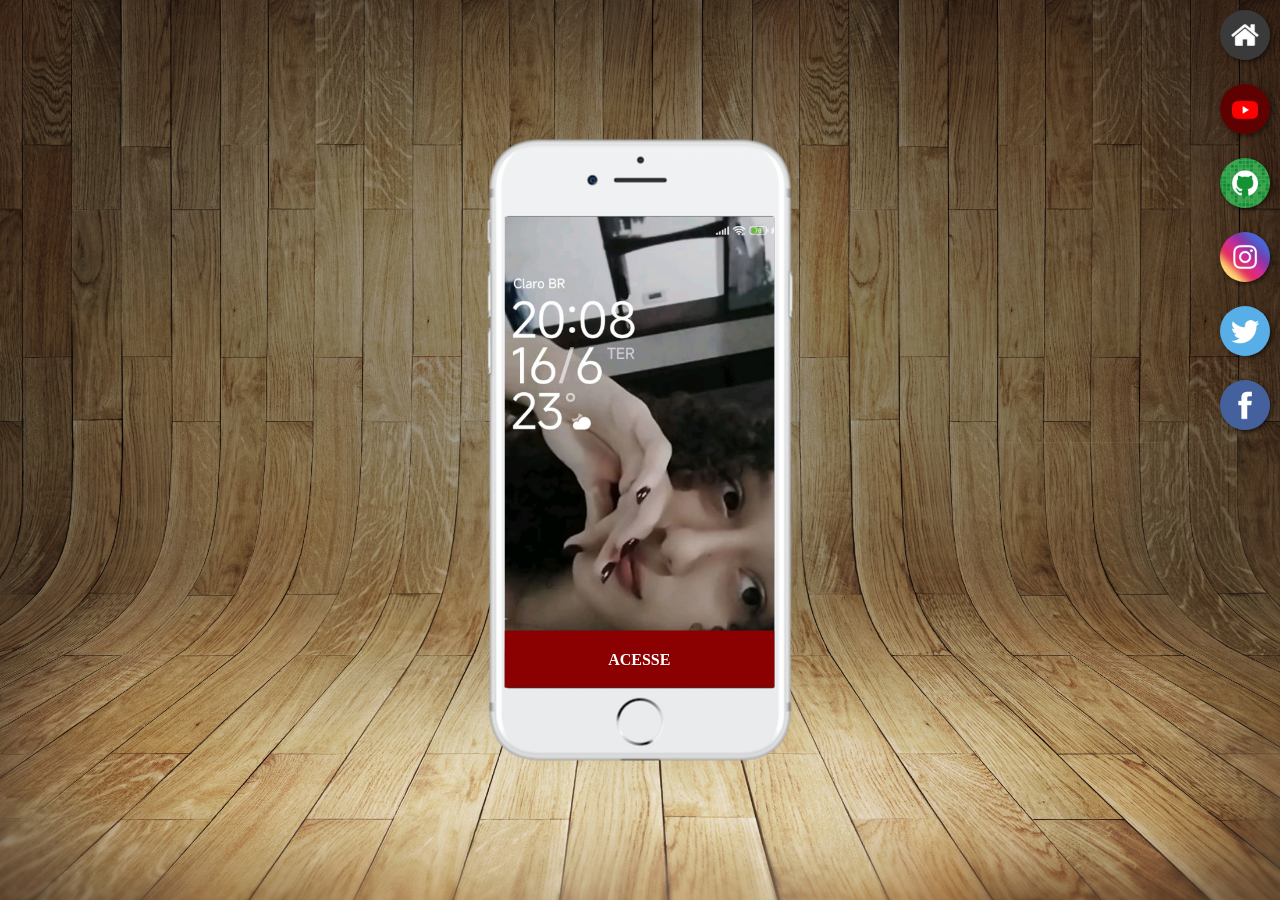
<file: index.html>
<!DOCTYPE html>
<html lang="pt-br">
<head>
    <meta name="viewport" content="width=device-width, initial-scale=1.0">
    <meta charset="UTF-8">
    <link rel="shortcut icon" href="favicon.ico" type="image/x-icon">
    <link rel="stylesheet" href="estilos/style.css">
    <title>Projeto Redes Sociais</title>
</head>
<body>
    <main>
        <section id="telefone">
            <iframe src="home.html" name="tela" id="tela" frameborder="0"></iframe>
        </section>
        <section id="redes-sociais">
            <a href="home.html" target="tela"><img src="imagens/logo-home.jpg" alt="Home"></a><br>
            <a href="youtube.html" target="tela"><img src="imagens/logo-youtube.jpg" alt="Youtube"></a><br>
            <a href="github.html" target="tela"><img src="imagens/logo-github.jpg" alt="Github"></a><br>
            <a href="instagram.html" target="tela"><img src="imagens/logo-instagram.jpg" alt="Instagram"></a><br>
            <a href="twitter.html" target="tela"><img src="imagens/logo-twitter.jpg" alt="Twitter"></a><br>
            <a href="facebook.html" target="tela"><img src="imagens/logo-facebook.jpg" alt="Facebook"></a>

        </section>
    </main>
</body>
</html>
</file>
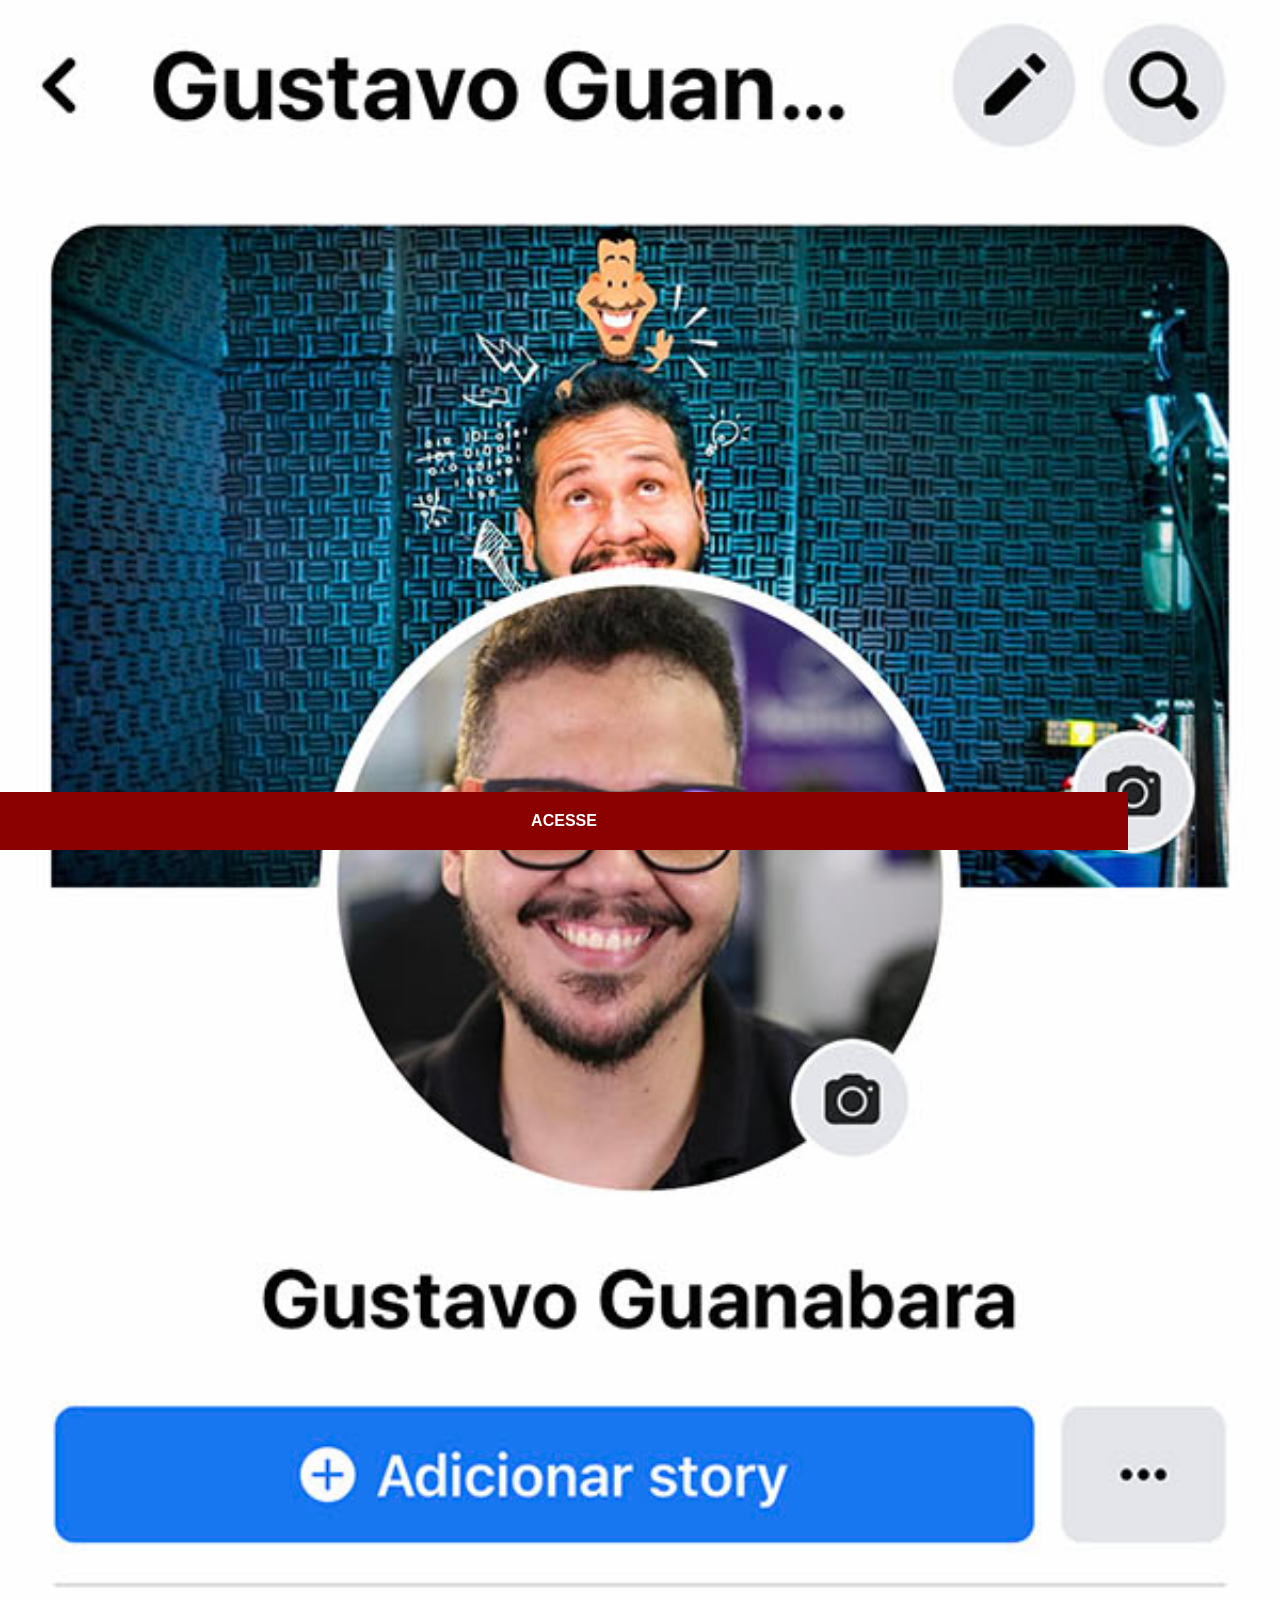
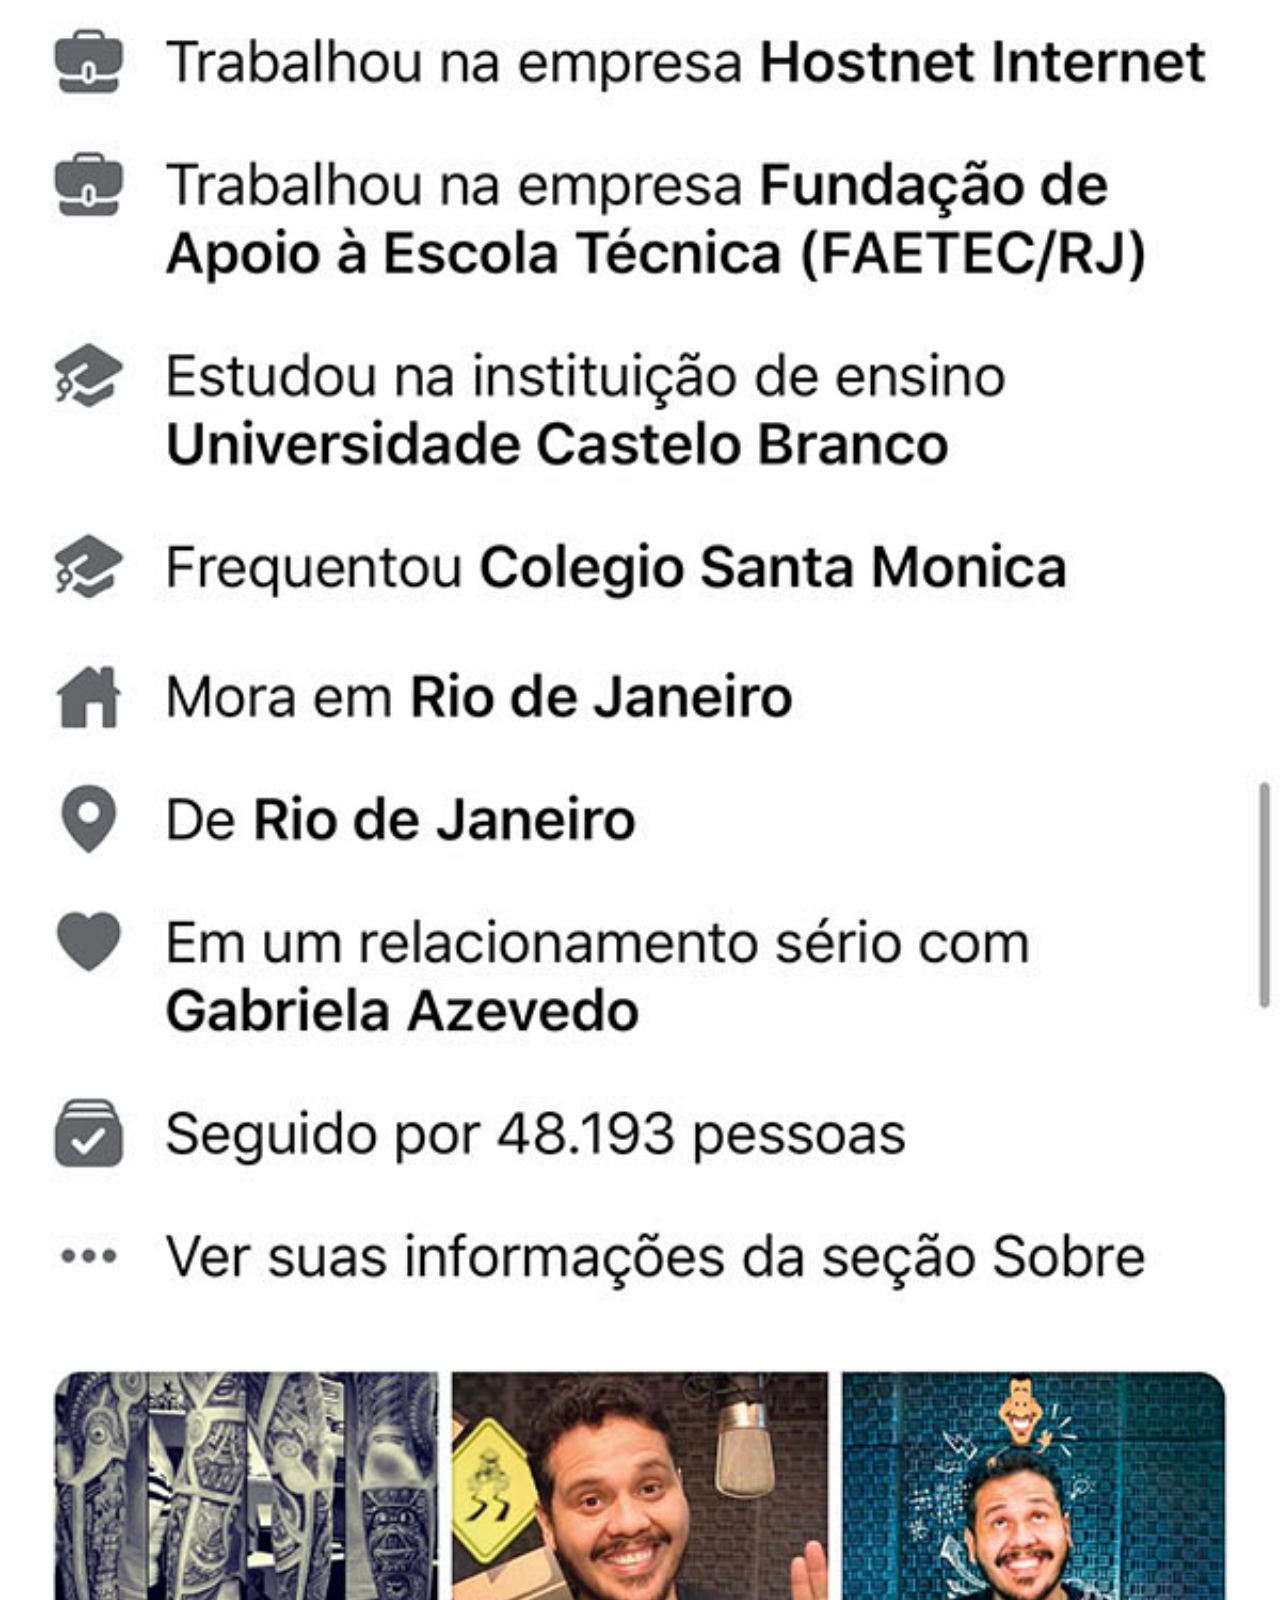
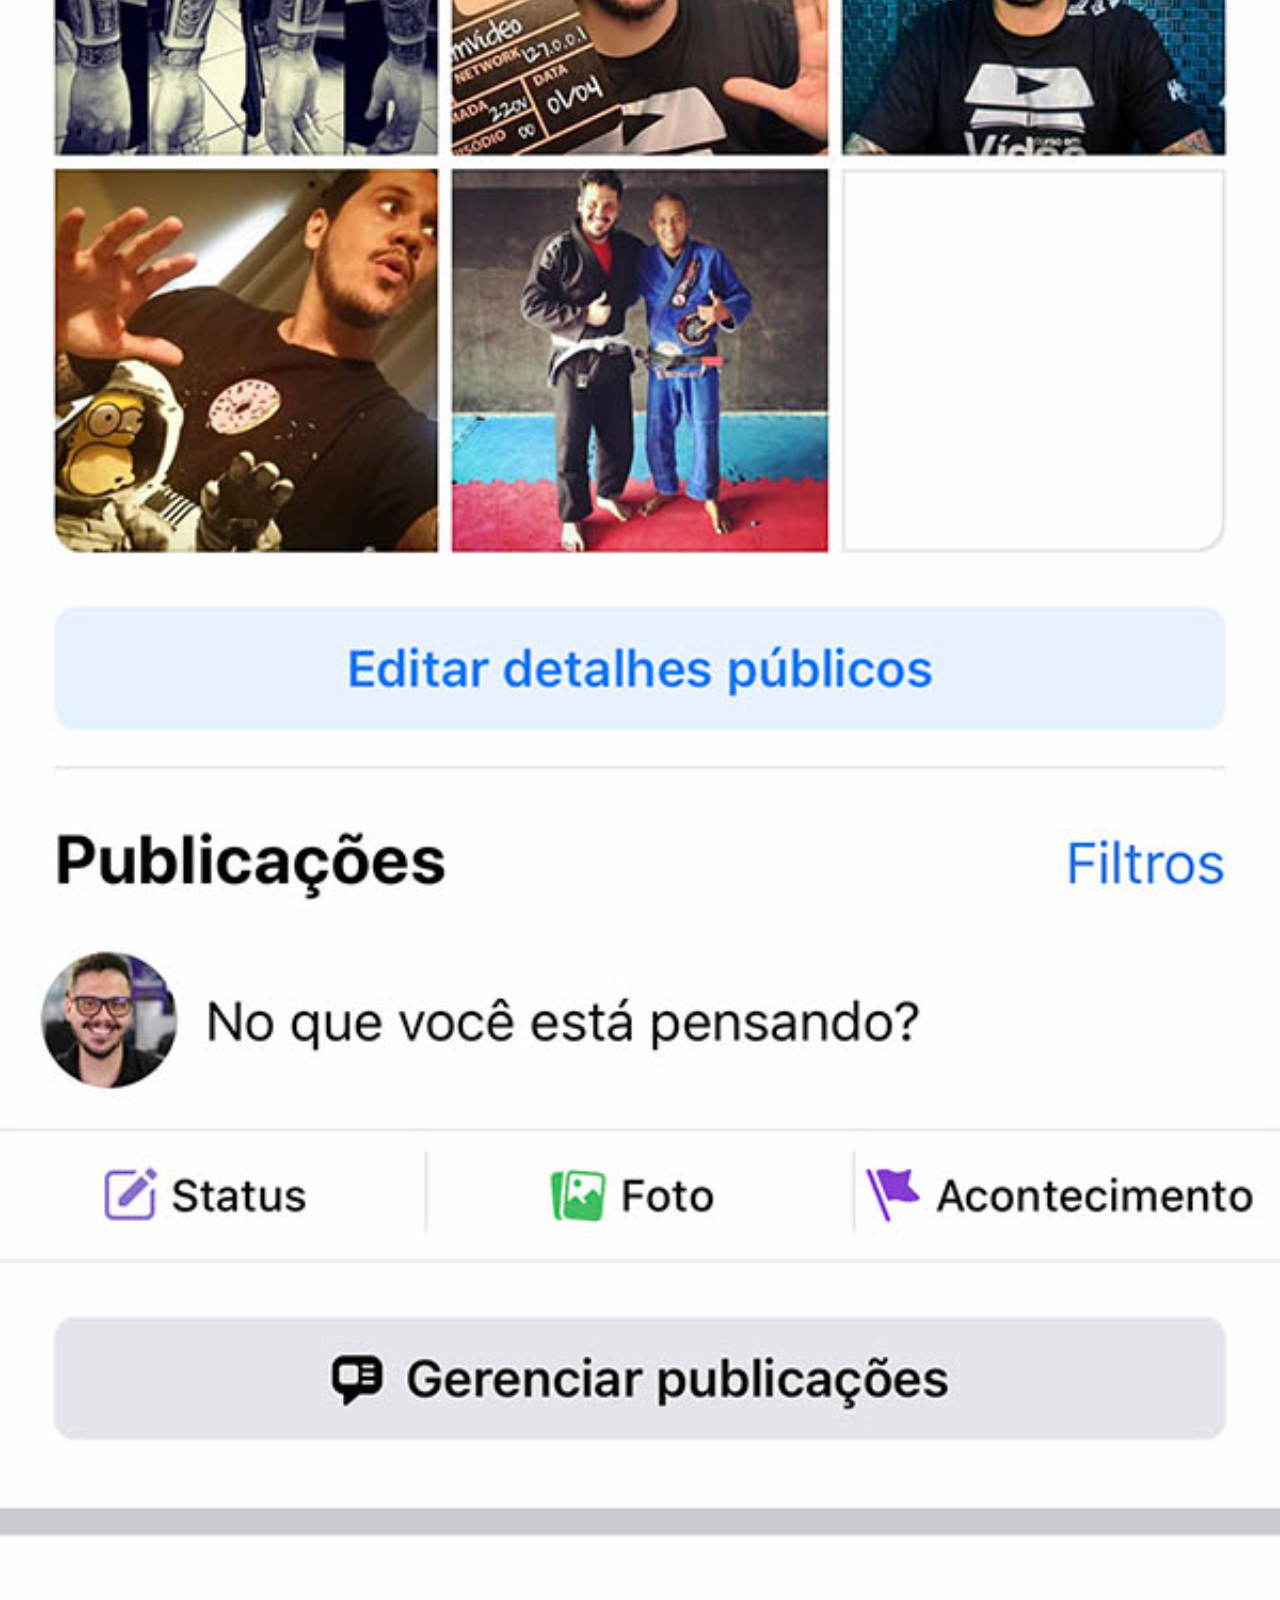
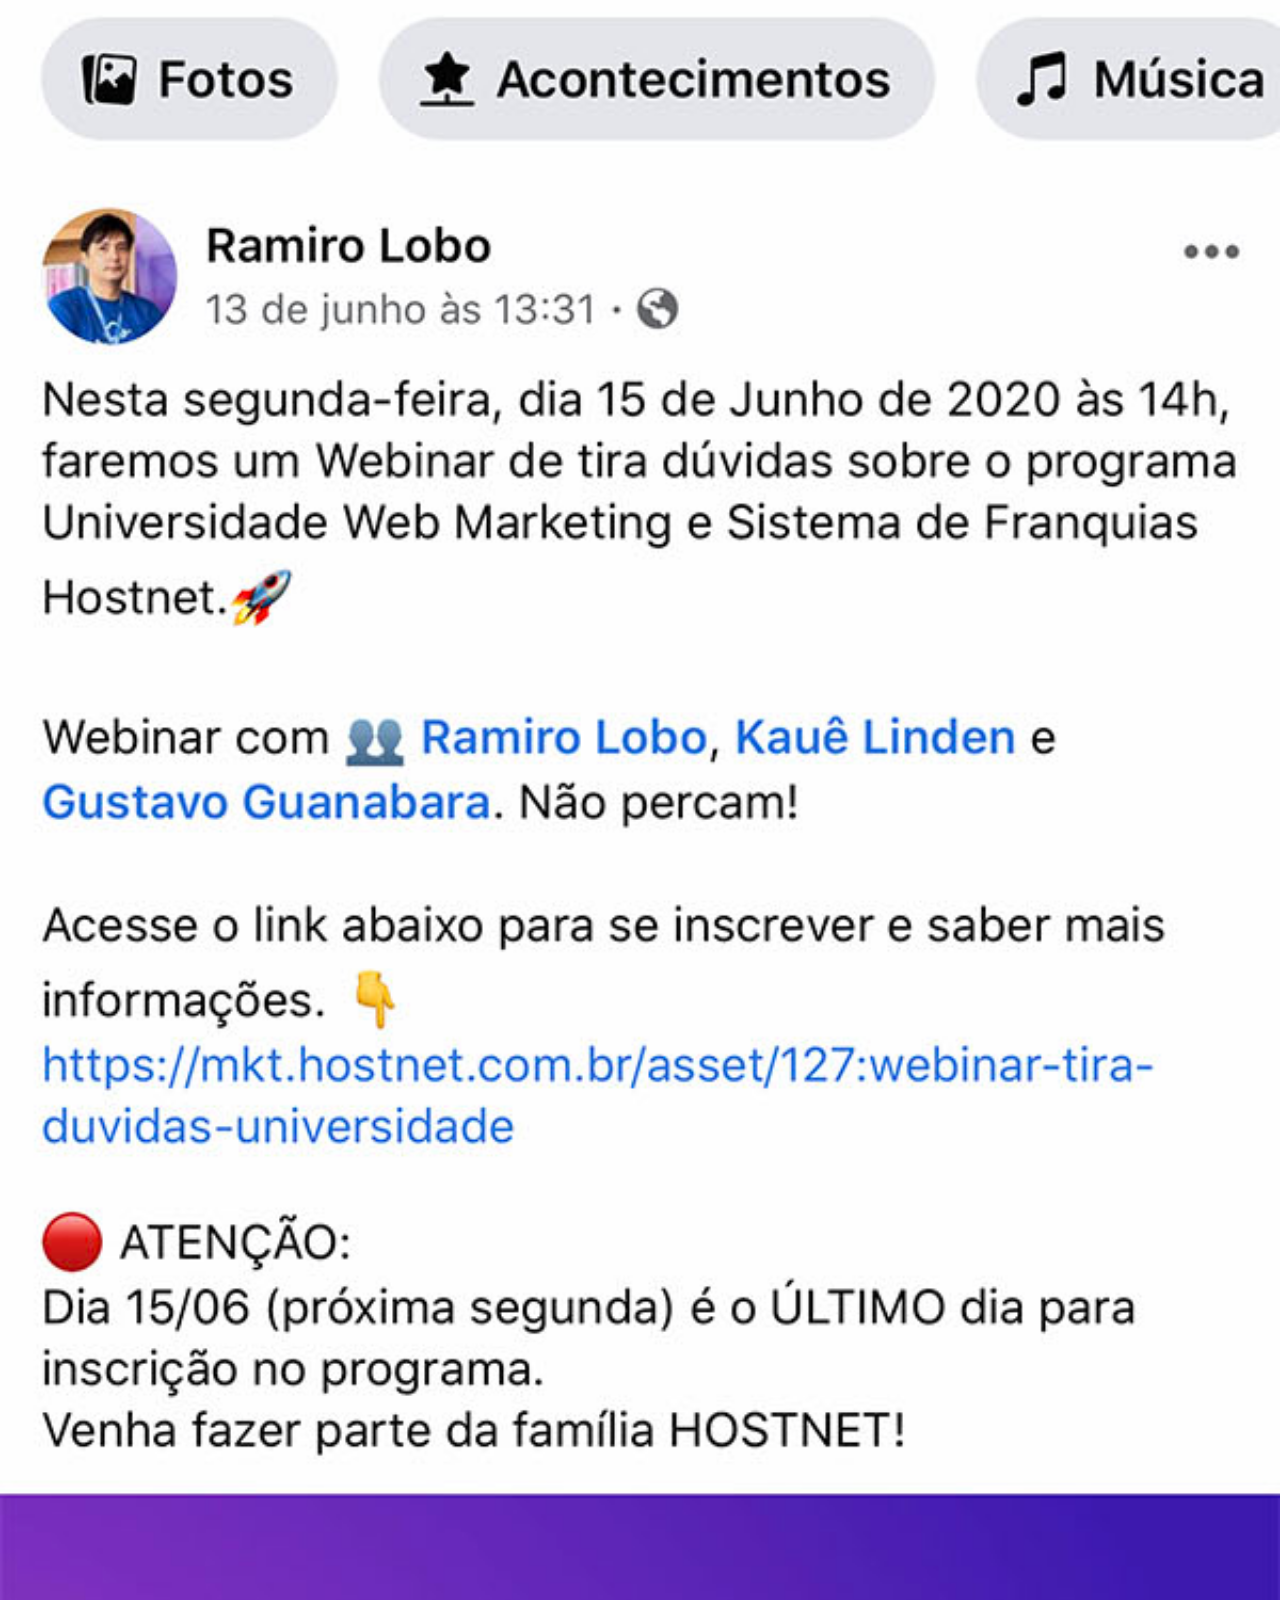
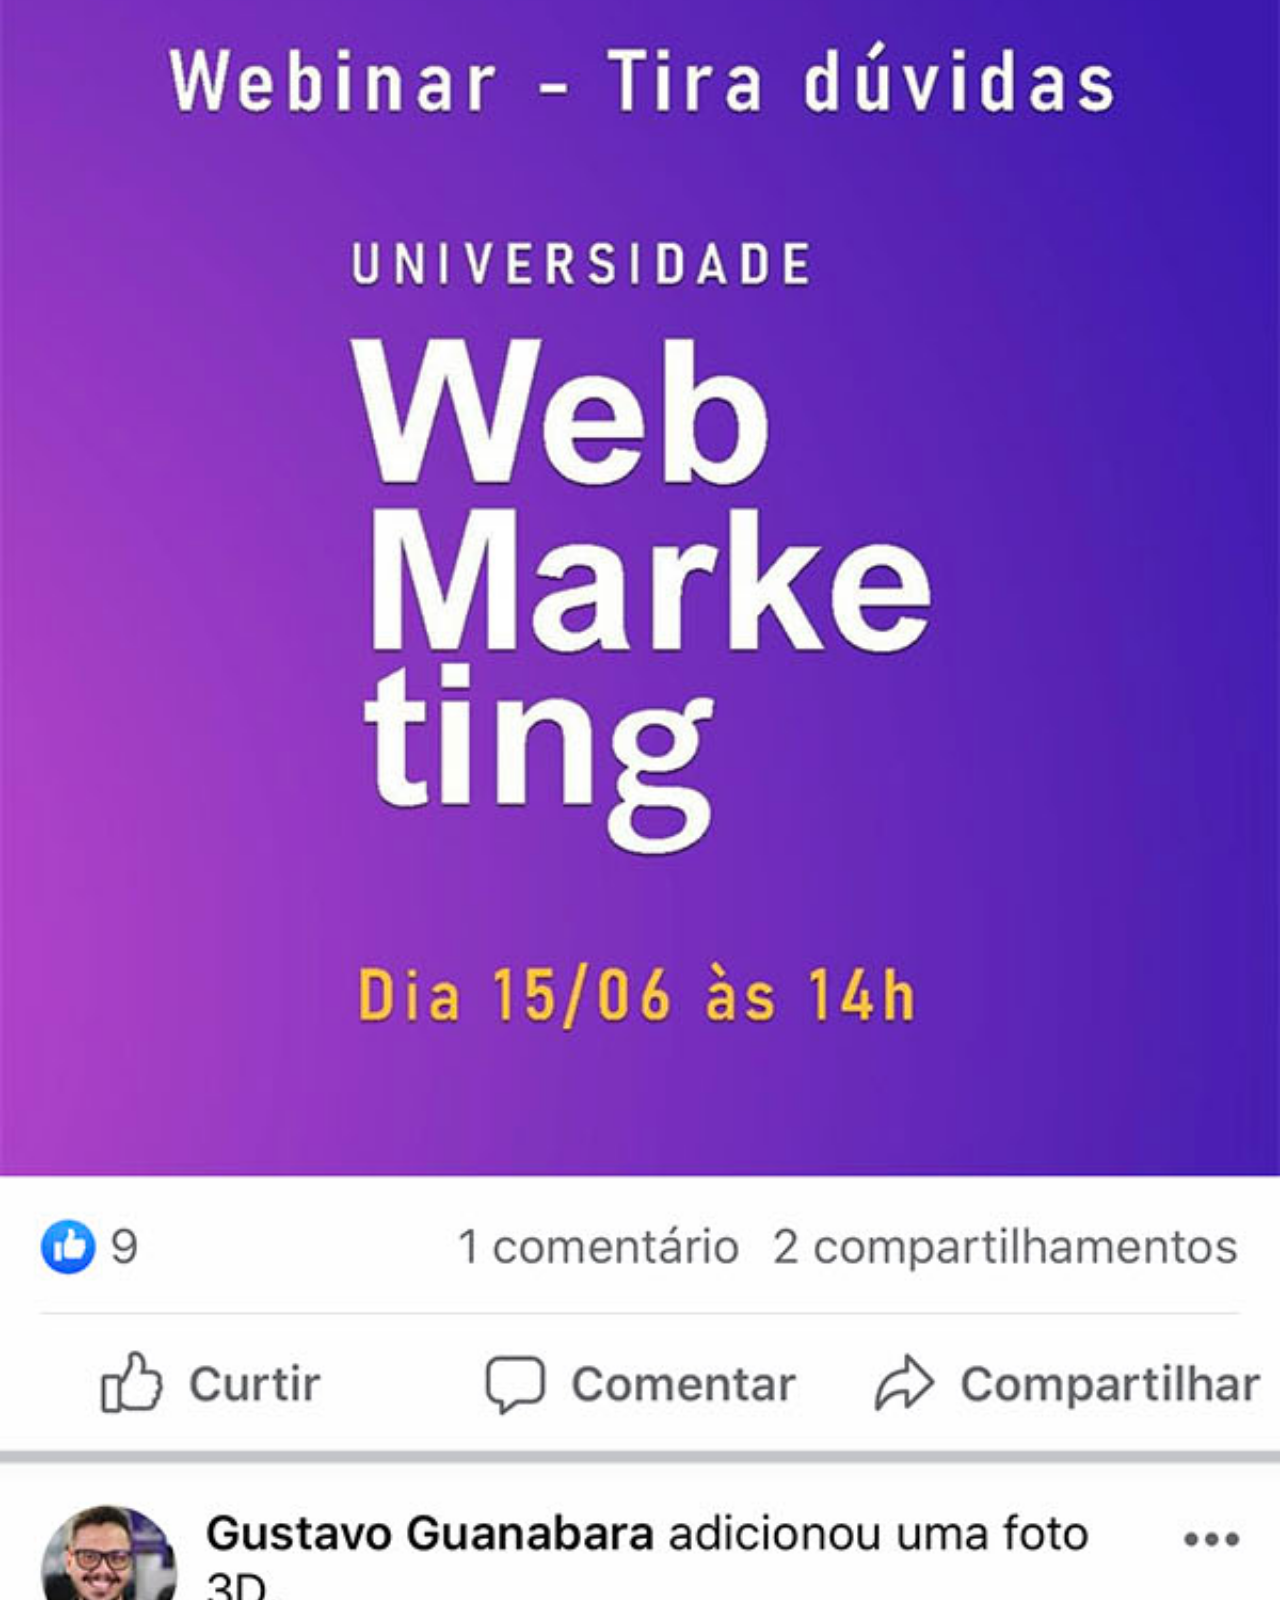
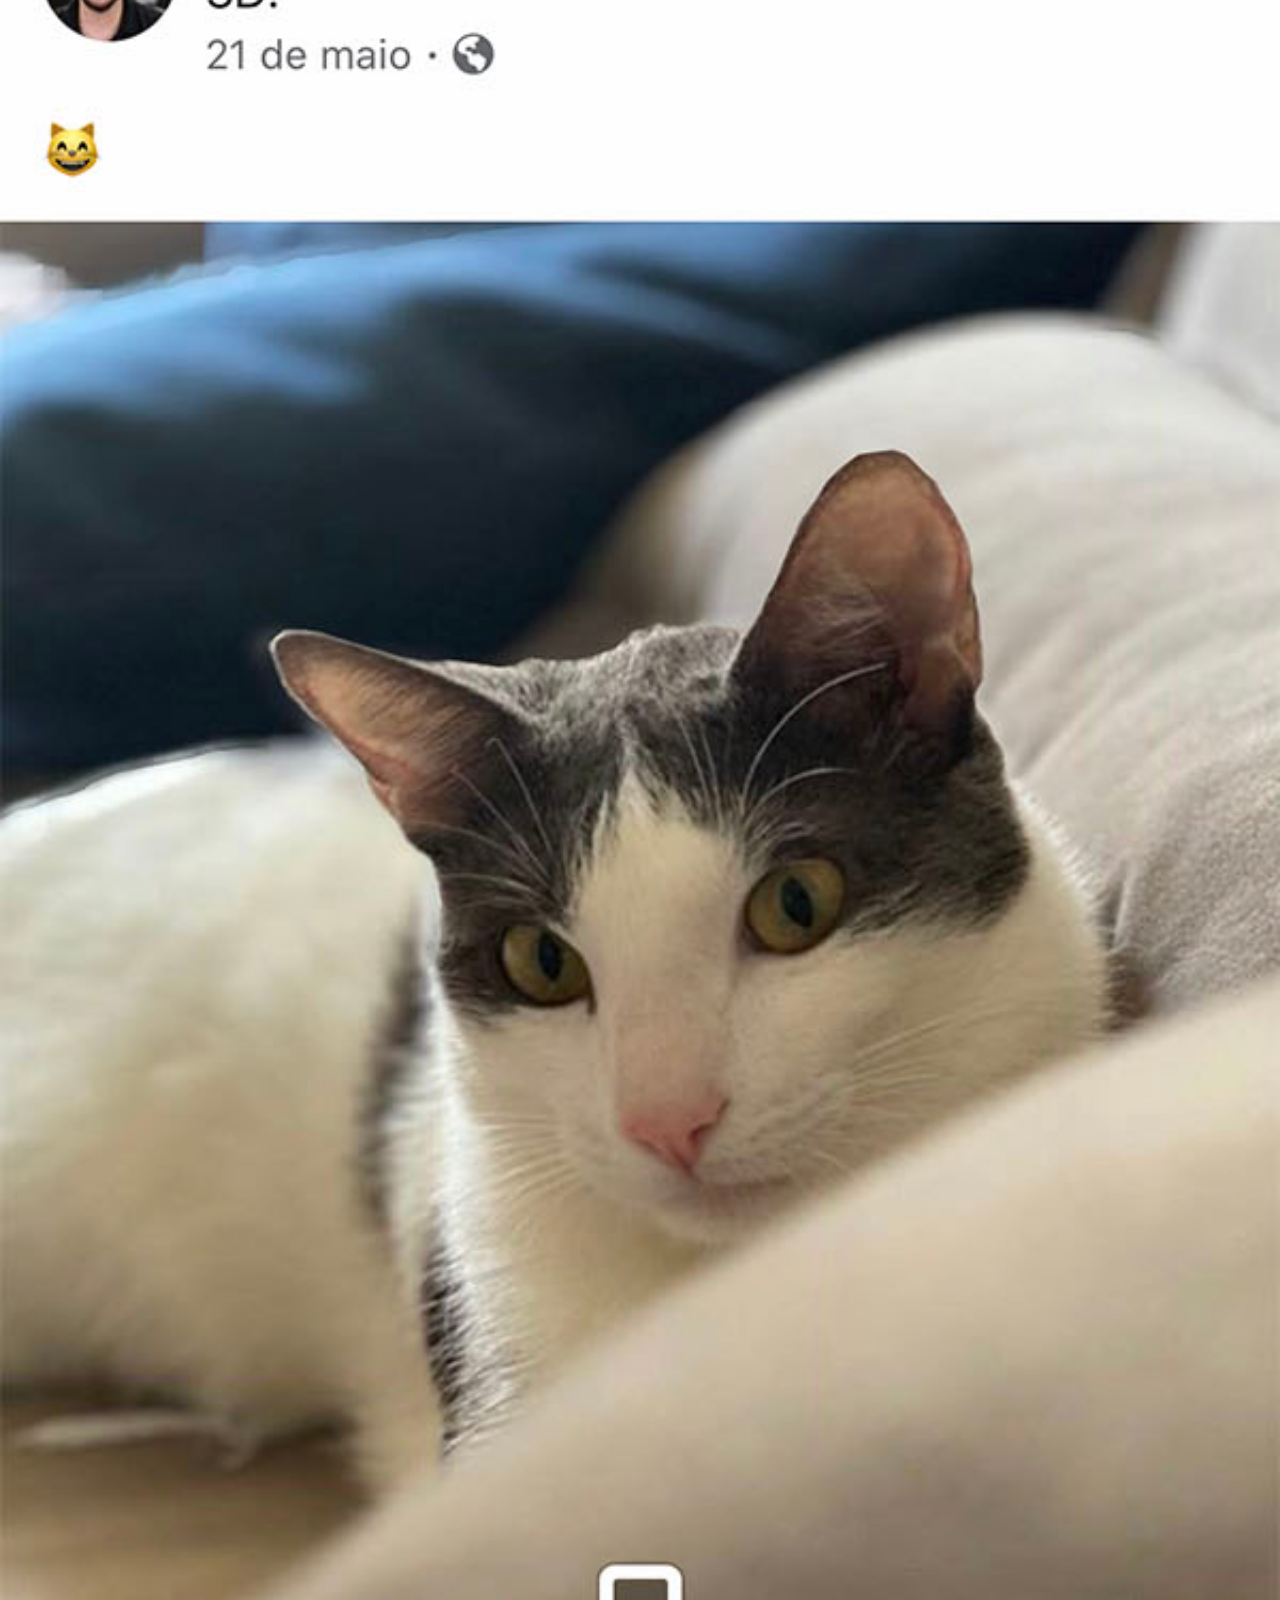
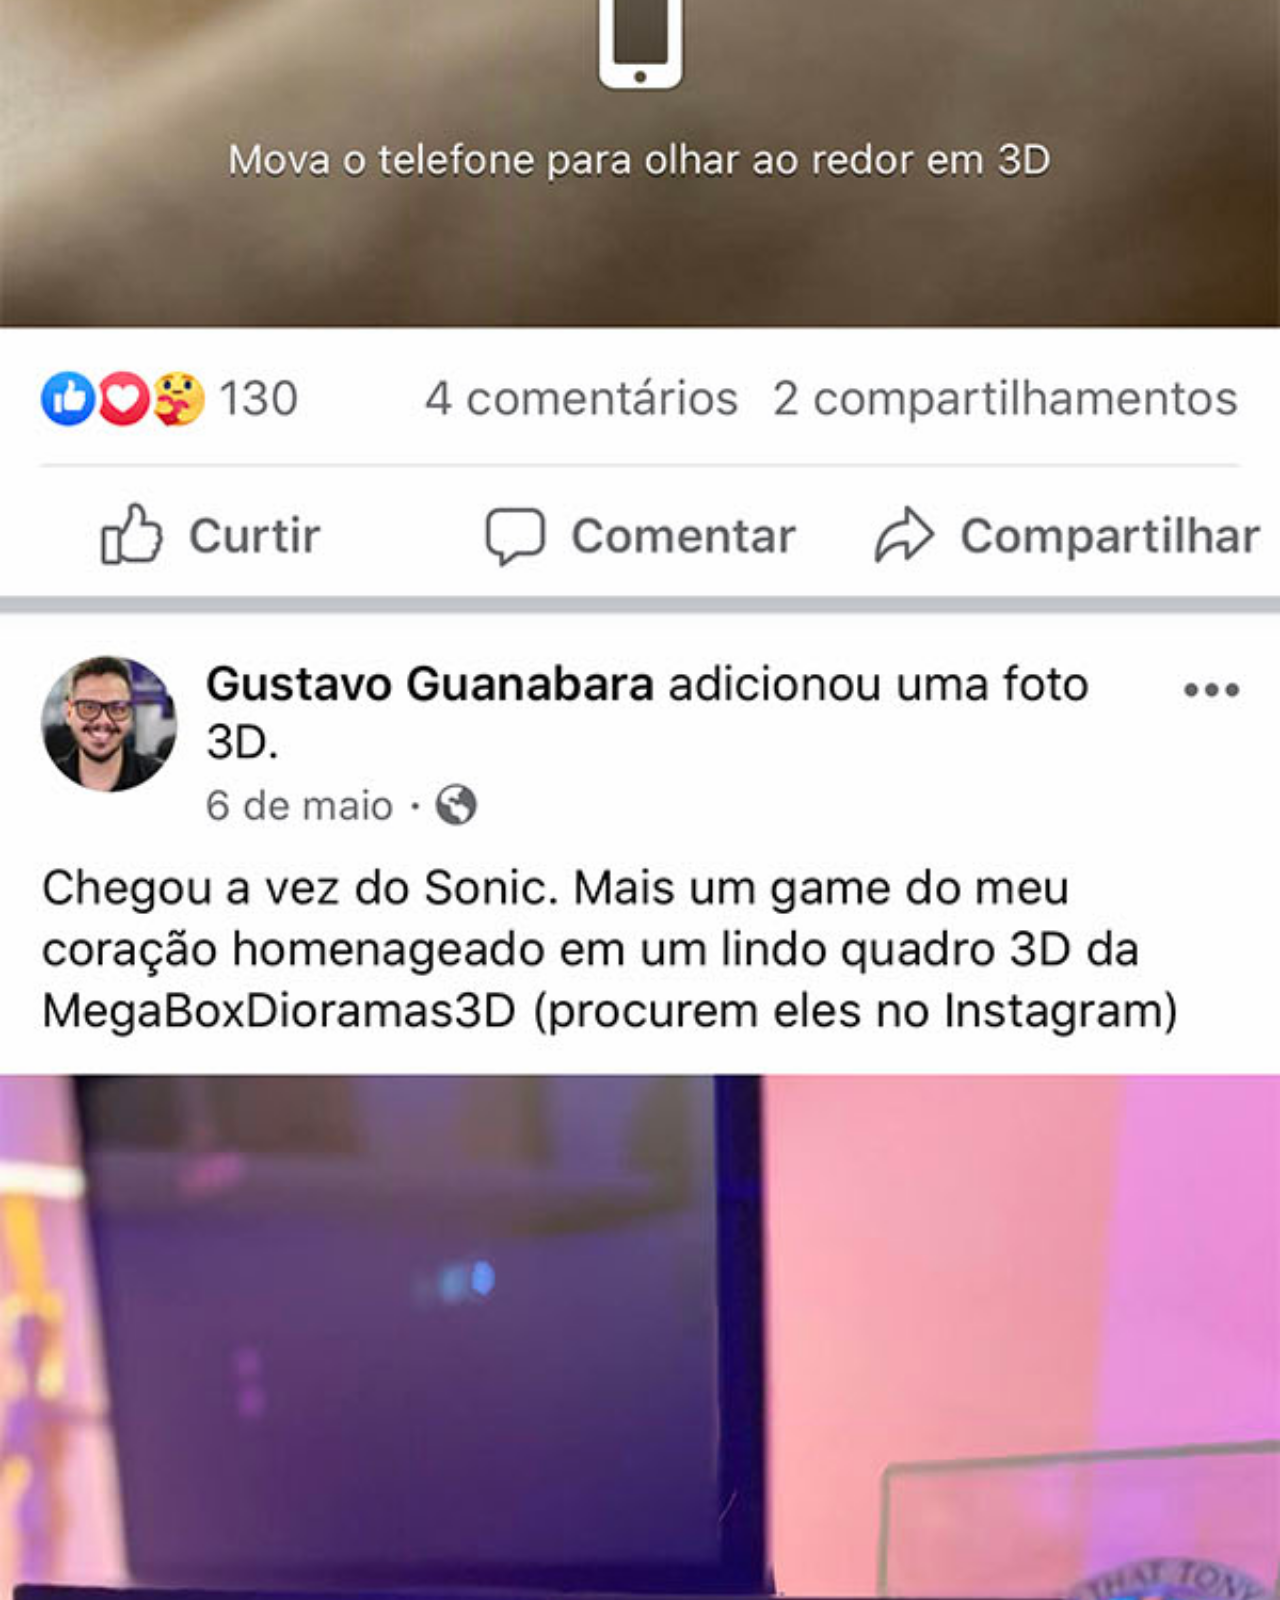
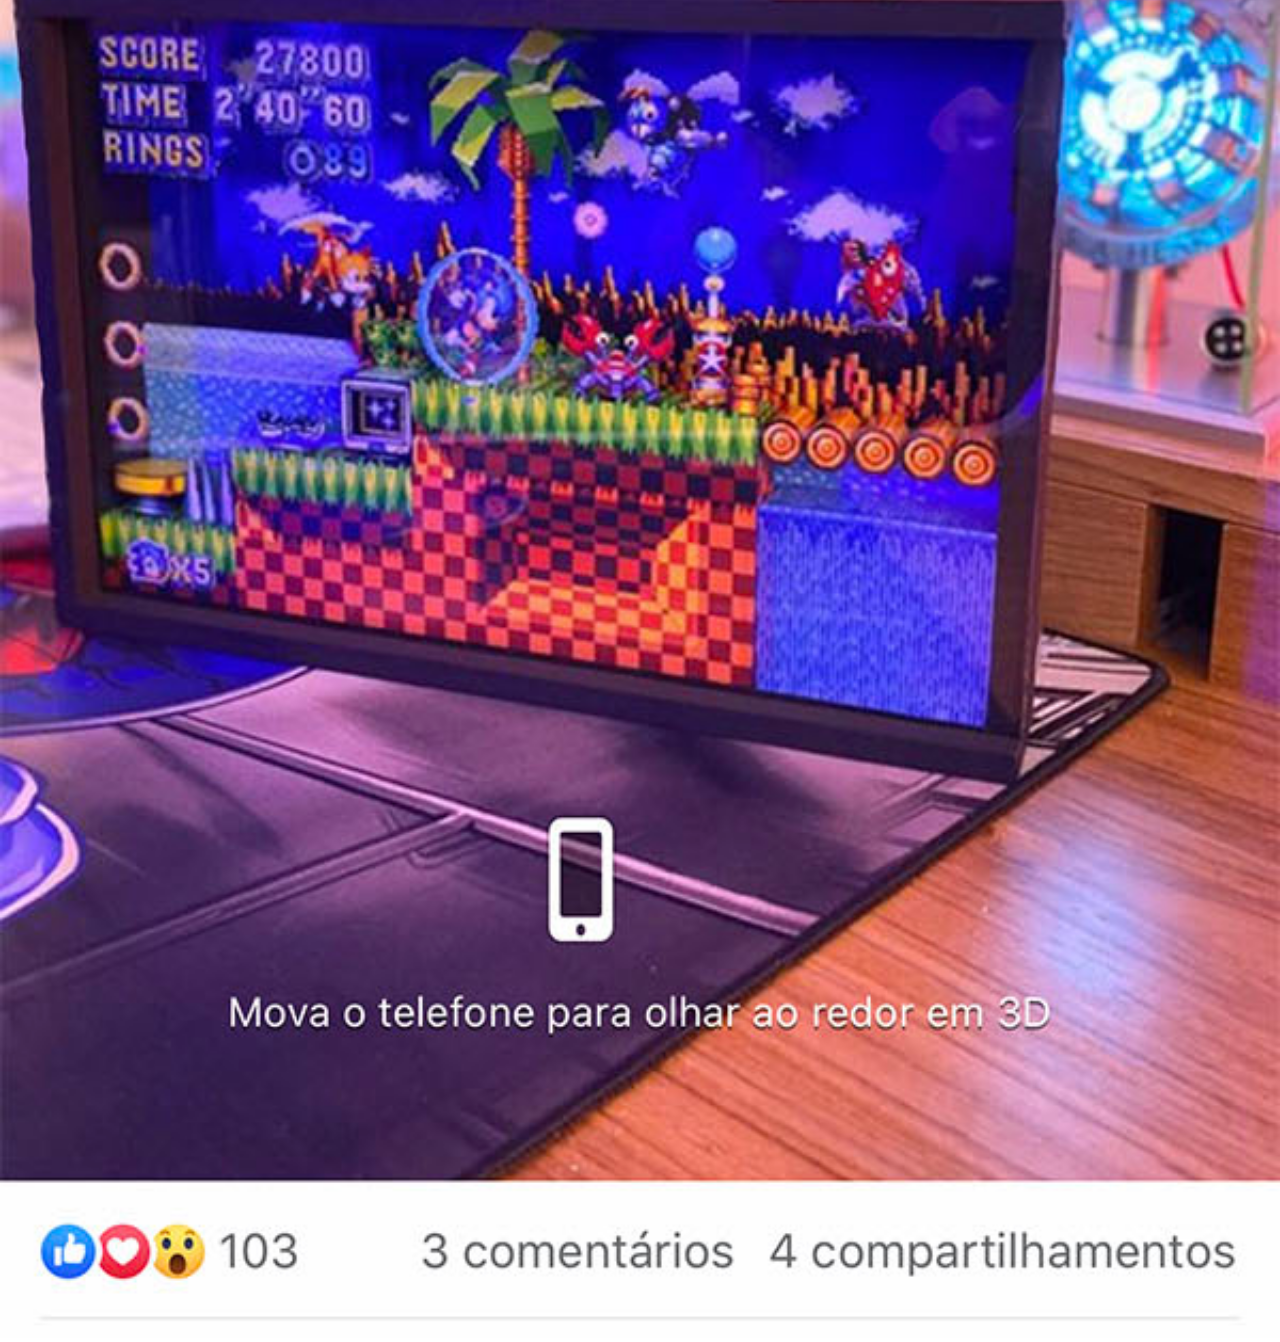
<file: facebook.html>
<!DOCTYPE html>
<html lang="pt-br">
<head>
    <meta charset="UTF-8">
    <meta name="viewport" content="width=device-width, initial-scale=1.0">
    <title>Facebook</title>
    <link rel="stylesheet" href="estilos/social.css">
</head>
<body>
    <img src="imagens/tela-facebook.jpg" alt="Facebook">
    <a href="https://x.com/Ella_244_" target="_blank">Acesse</a>
</body>
</html>
</file>
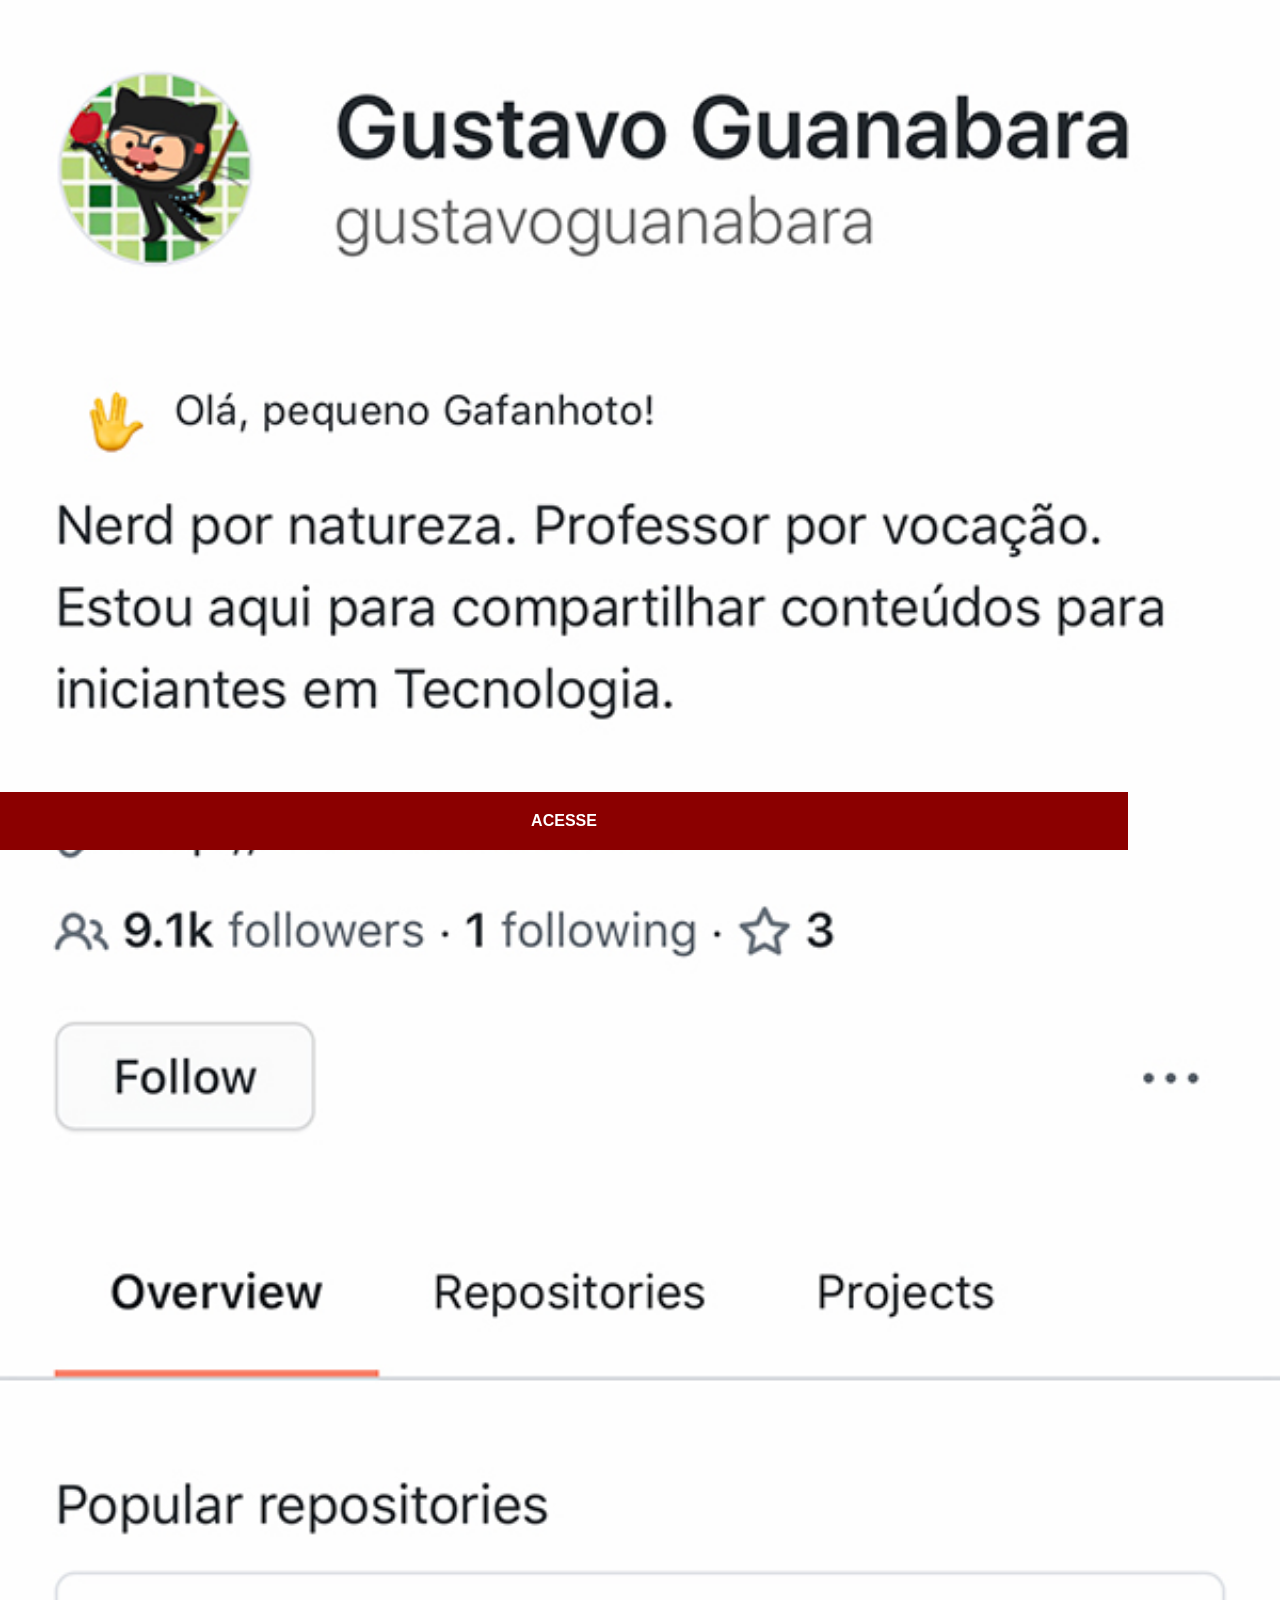
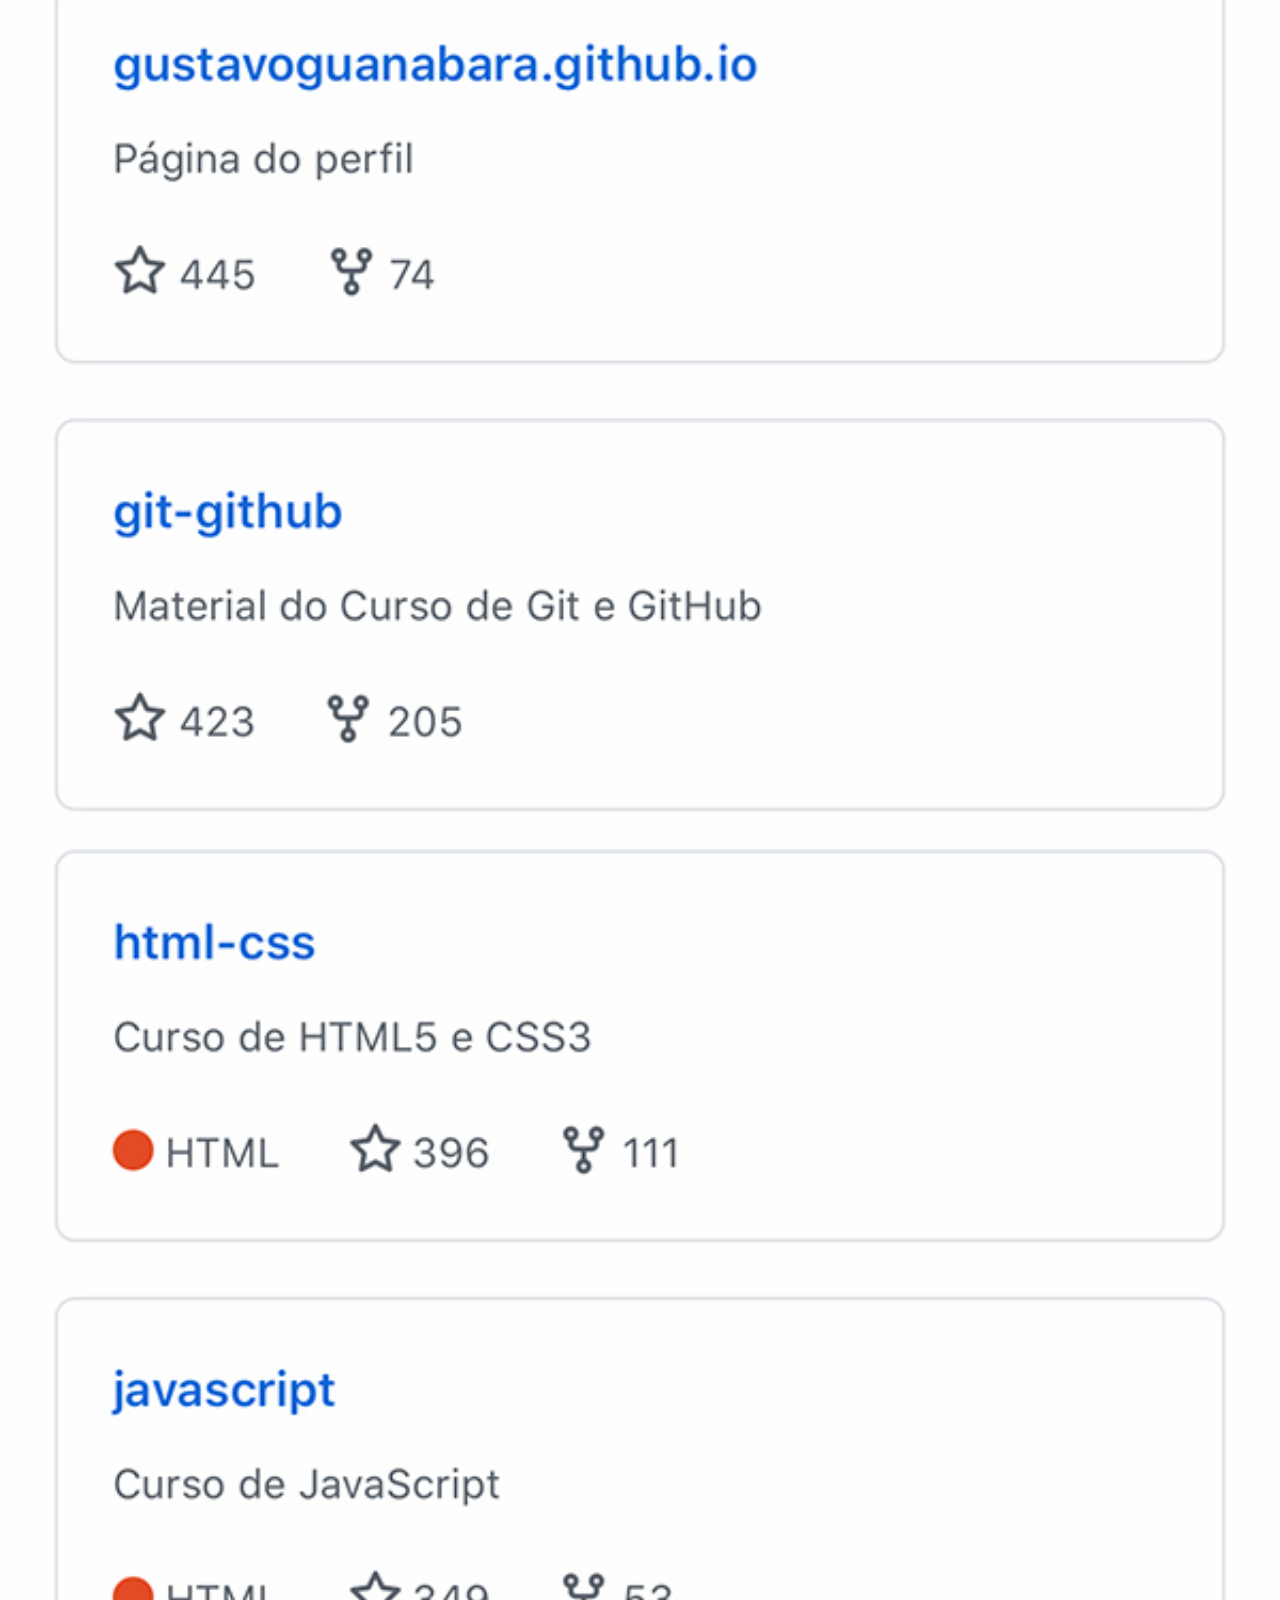
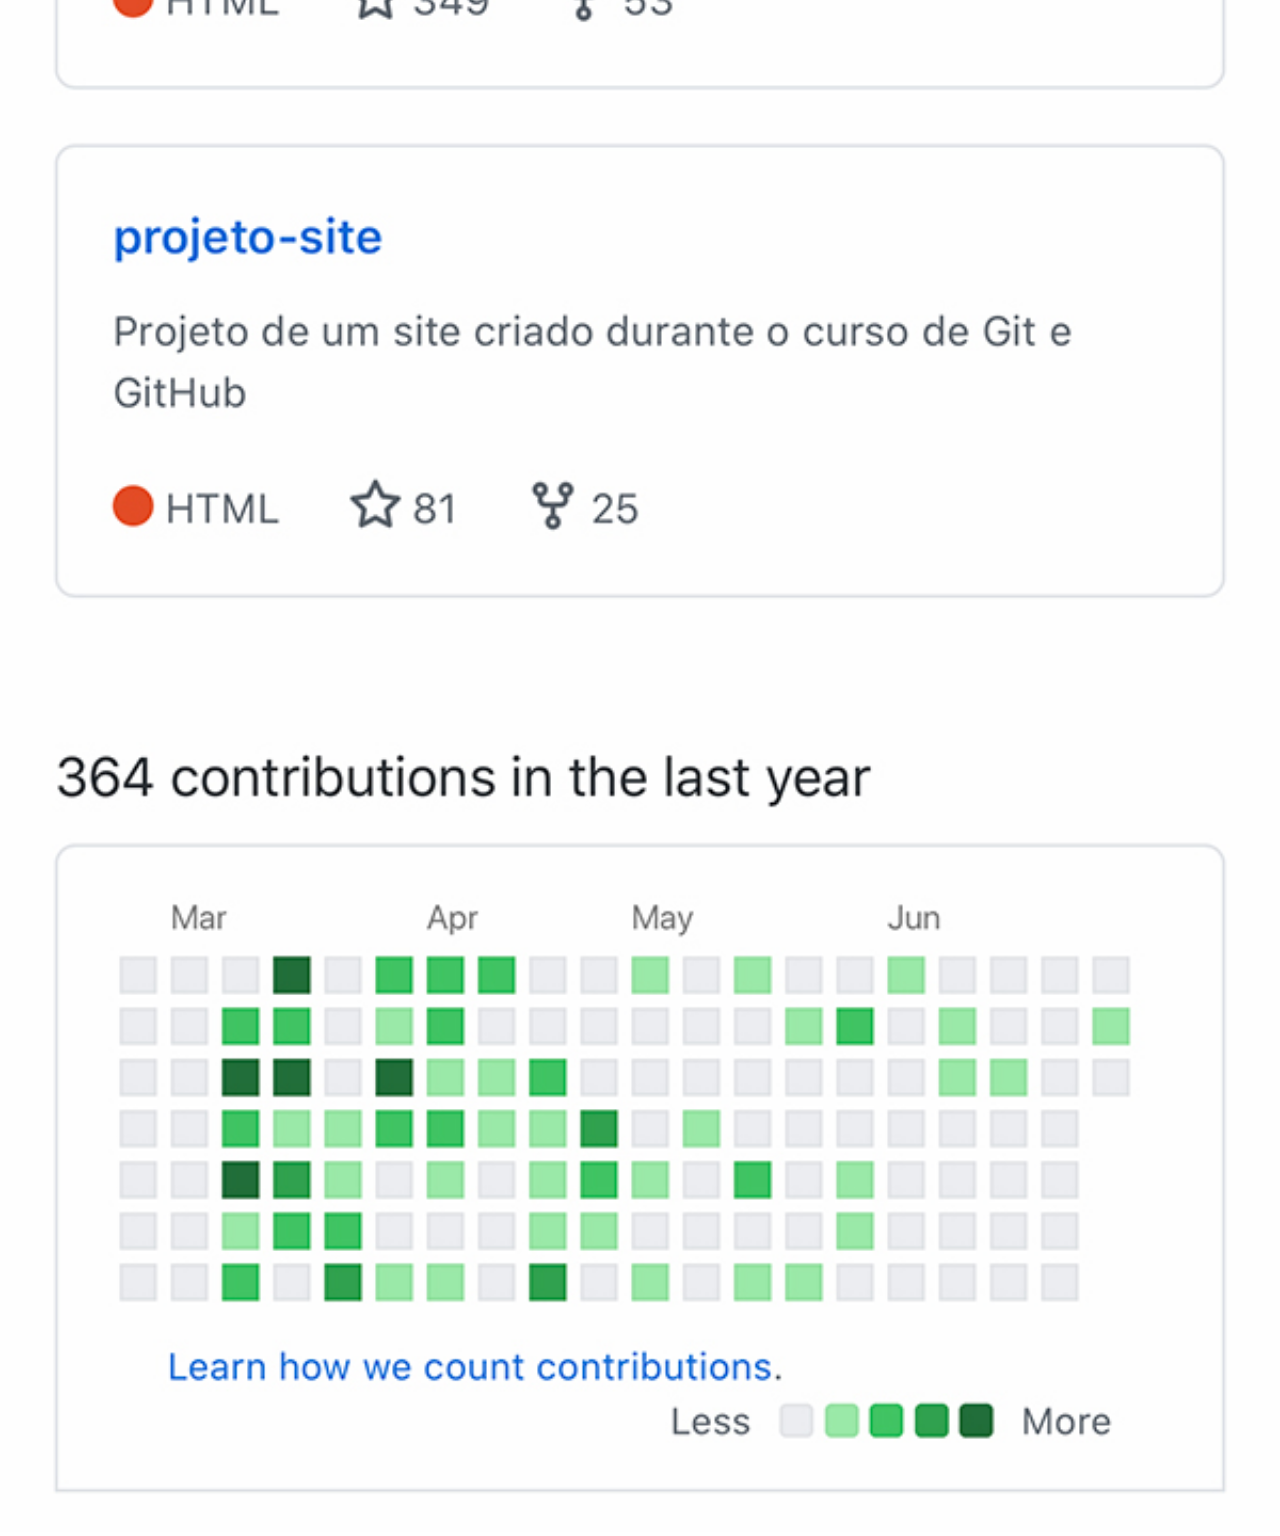
<file: github.html>
<!DOCTYPE html>
<html lang="pt-br">
<head>
    <meta charset="UTF-8">
    <meta name="viewport" content="width=device-width, initial-scale=1.0">
    <title>Github</title>
    <link rel="stylesheet" href="estilos/social.css">
</head>

<body>
    <img src="imagens/tela-github.jpg" alt="github">
    <a href="https://github.com/gustavoguanabara" target="_blank">Acesse</a>
</body>
</html>
</file>
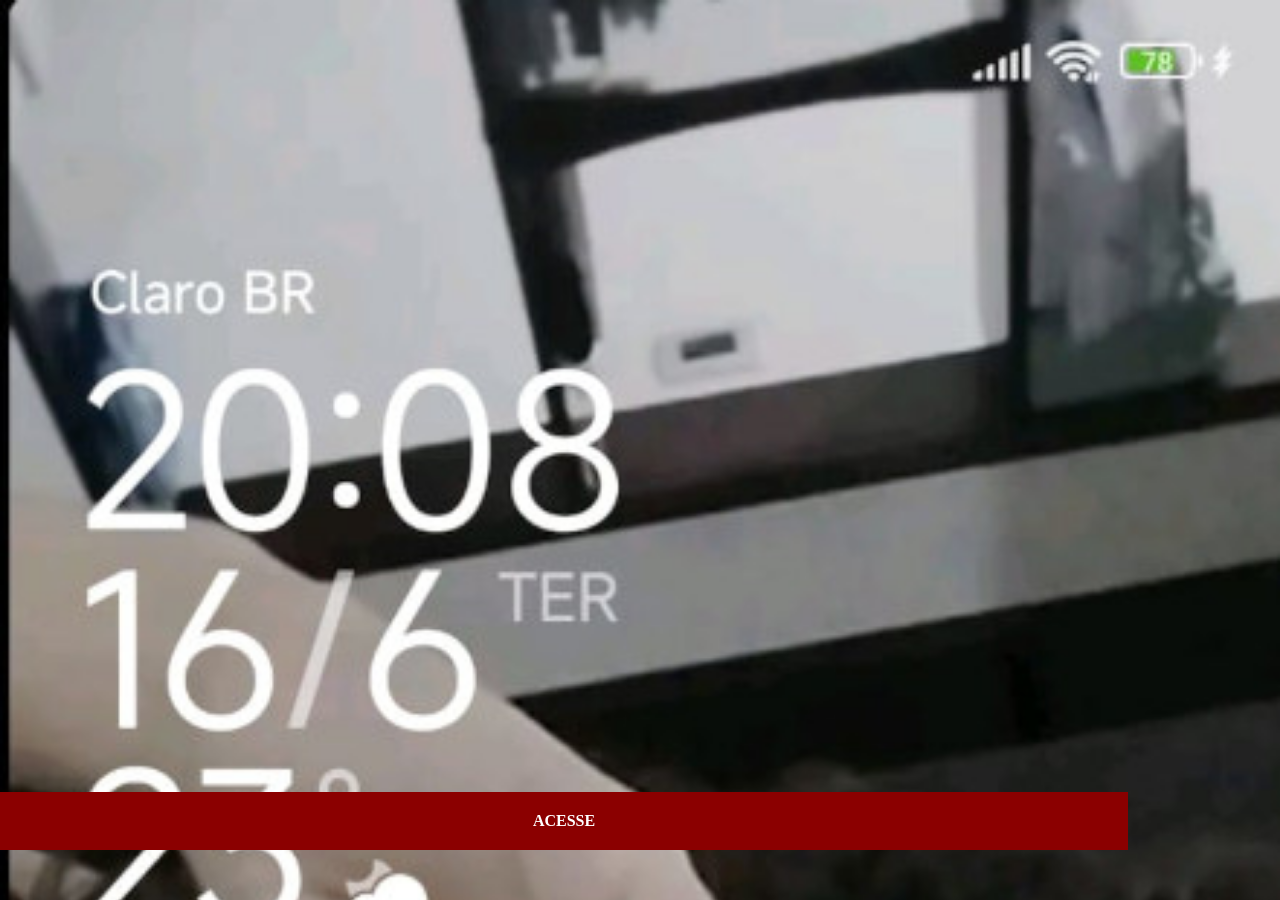
<file: home.html>
<!DOCTYPE html>
<html lang="pt-br">
<head>
    <meta charset="UTF-8">
    <meta name="viewport" content="width=device-width, initial-scale=1.0">
    <title>Home</title>
</head>
<style>
    *{
        margin: 0;
        padding: 0;

    }

    body{
        width: 100vw;
        height: 100vh;
        background-image: url(imagens/ella.jpeg);
        background-repeat: no-repeat;
        background-position: top center;
        background-size: cover;
        

    }

    a{
    display: block;
    background-color: darkred;
    color: white;
    padding: 20px;
    text-align: center;
    font-weight: bolder;
    text-decoration: none;
    position: fixed;
    top: 88%;
    width:85vw;
    text-transform: uppercase;
}

</style>
<body>
    <!-- ESSE LINK LEVA PARA UM ALBUM NO GOOGLE FOTOS, COM FOTOS DA MINHA BEBEZINHA.  -->
    <a href="https://photos.app.goo.gl/mochhceGLYnoswAF8" target="_blank">Acesse</a>
</body>
</html>
</file>
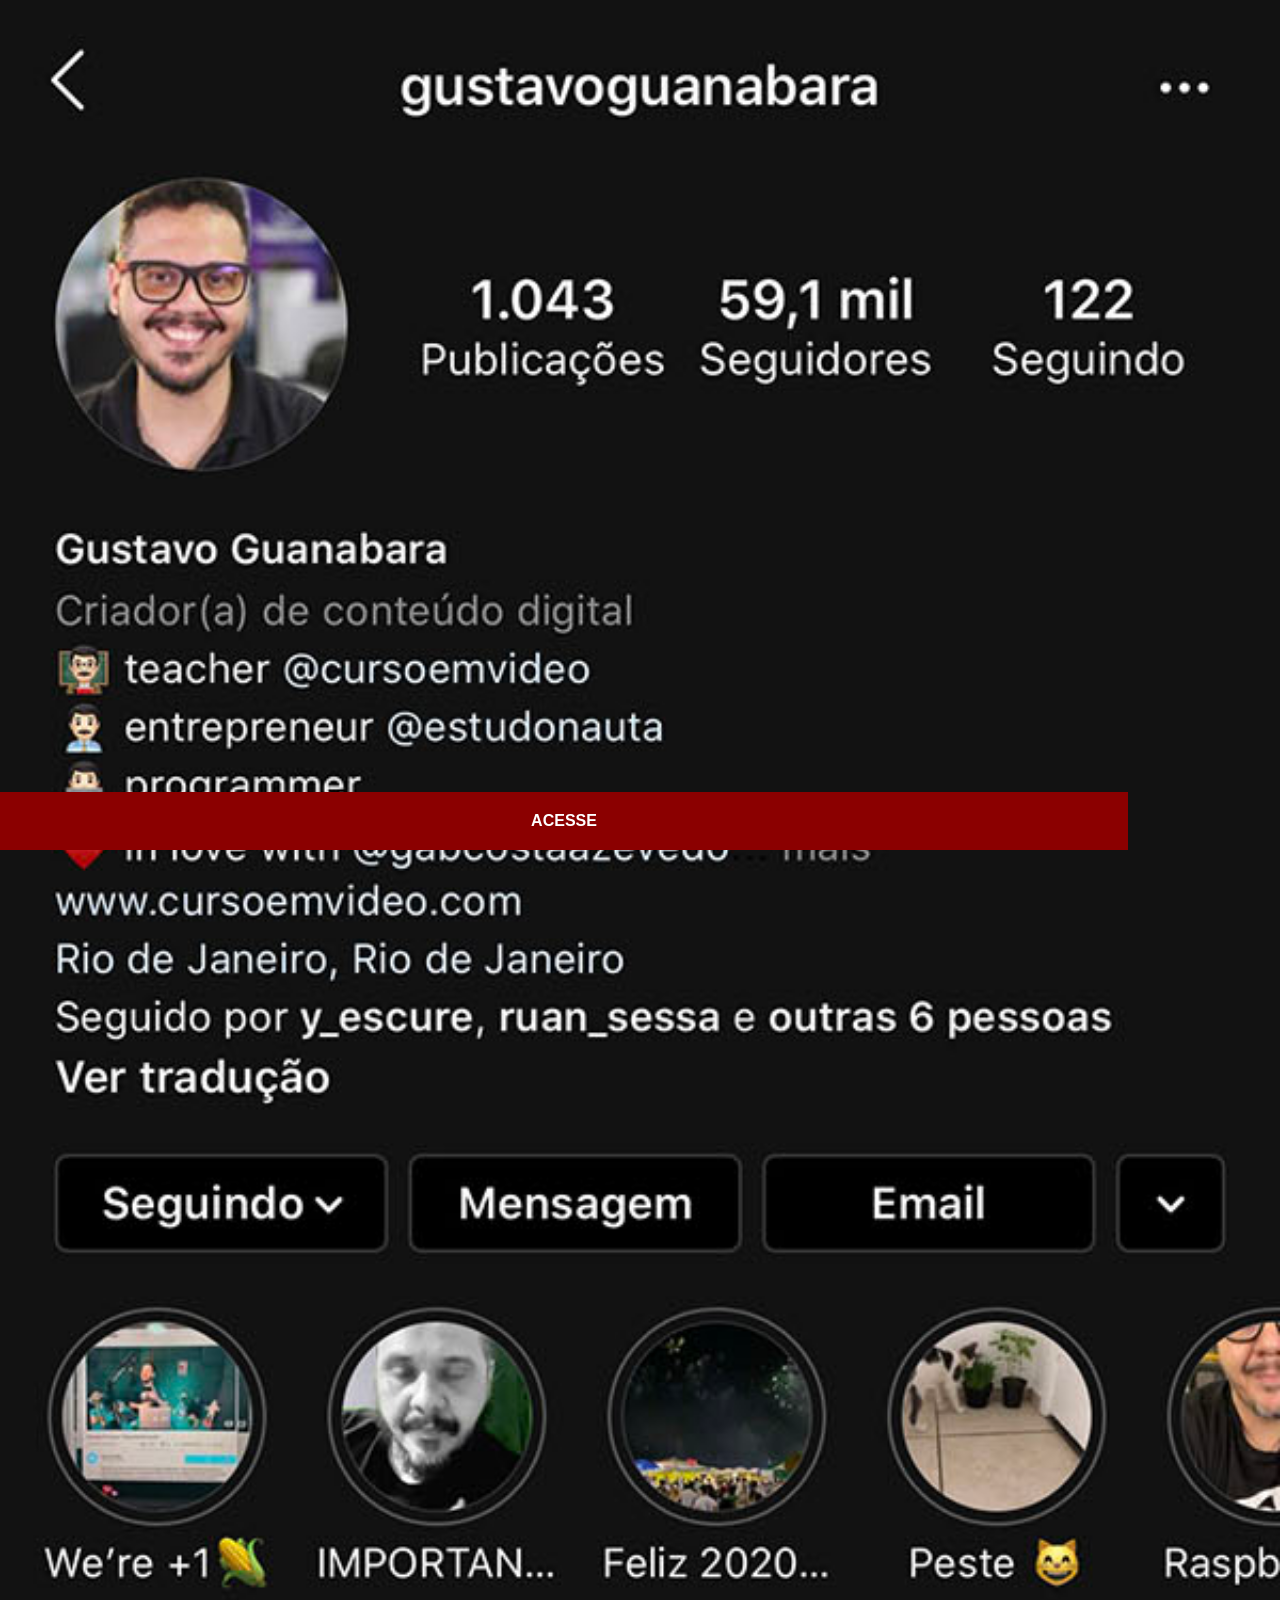
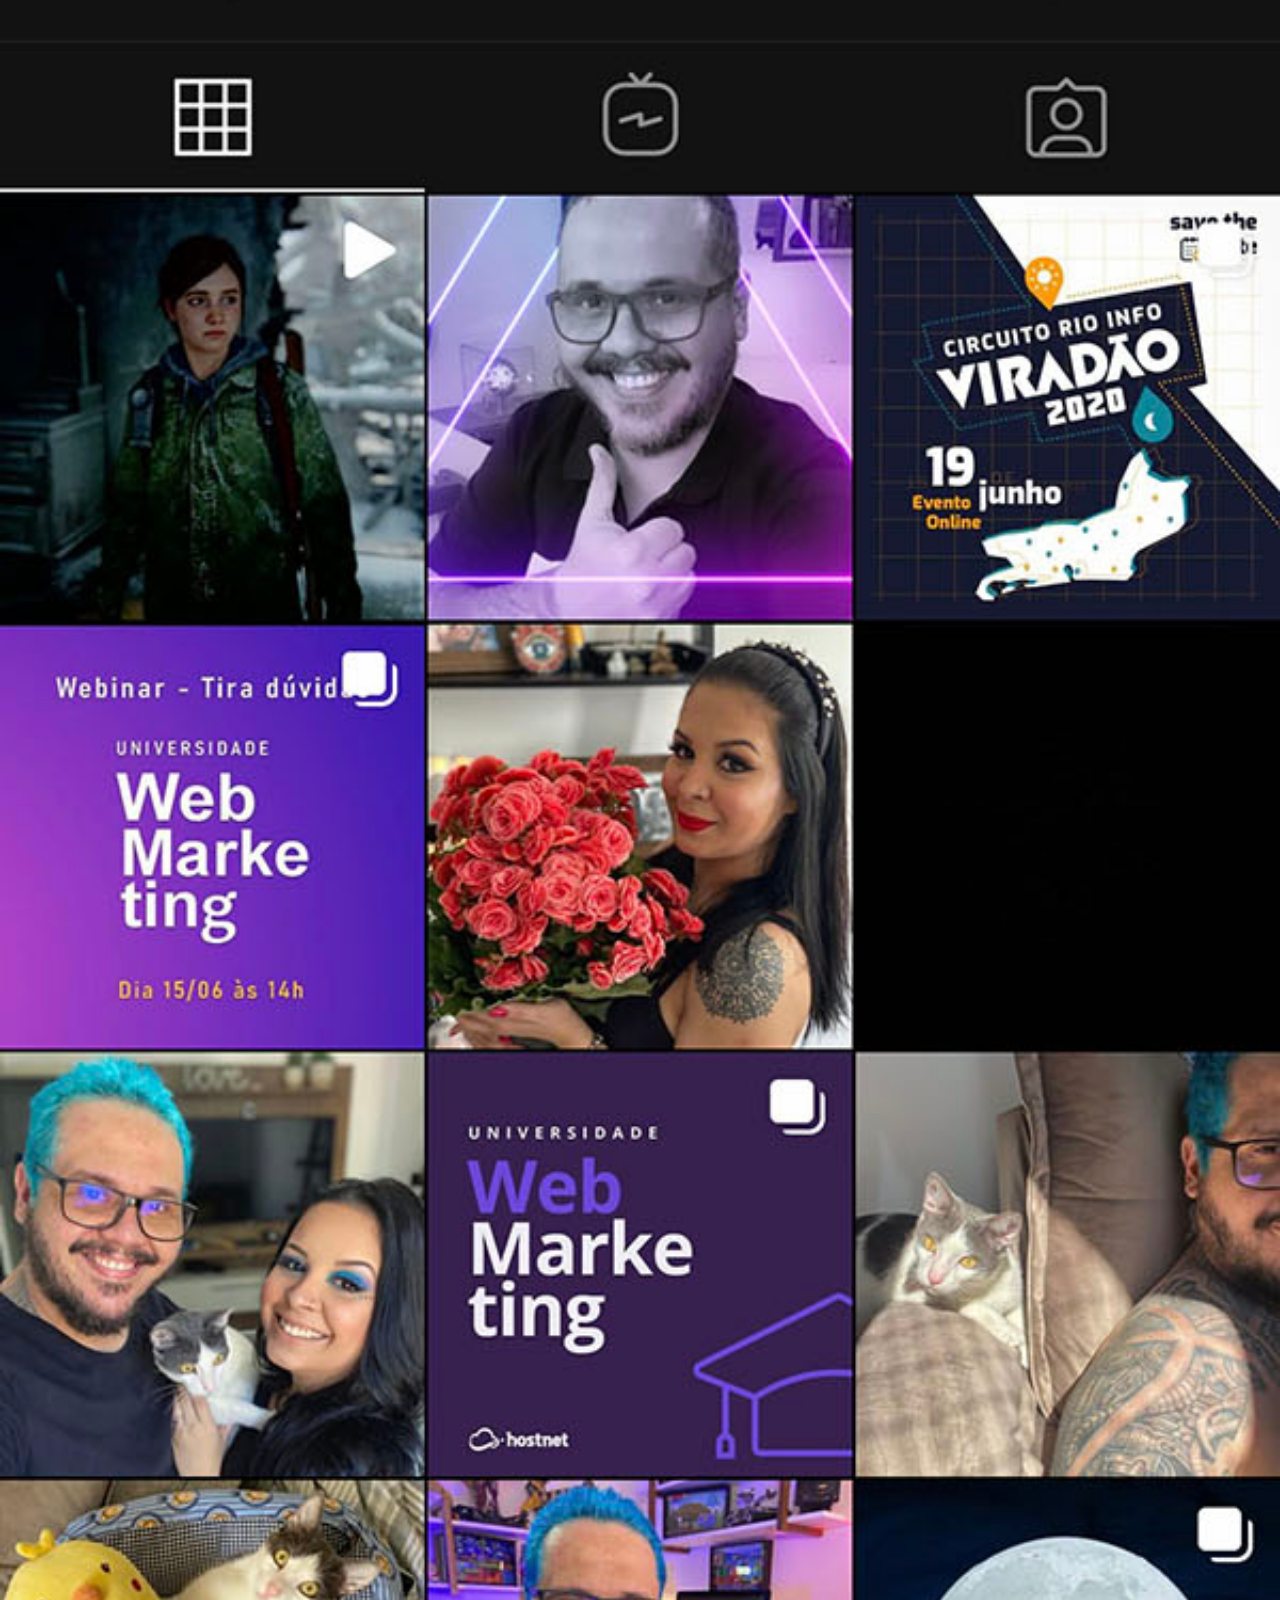
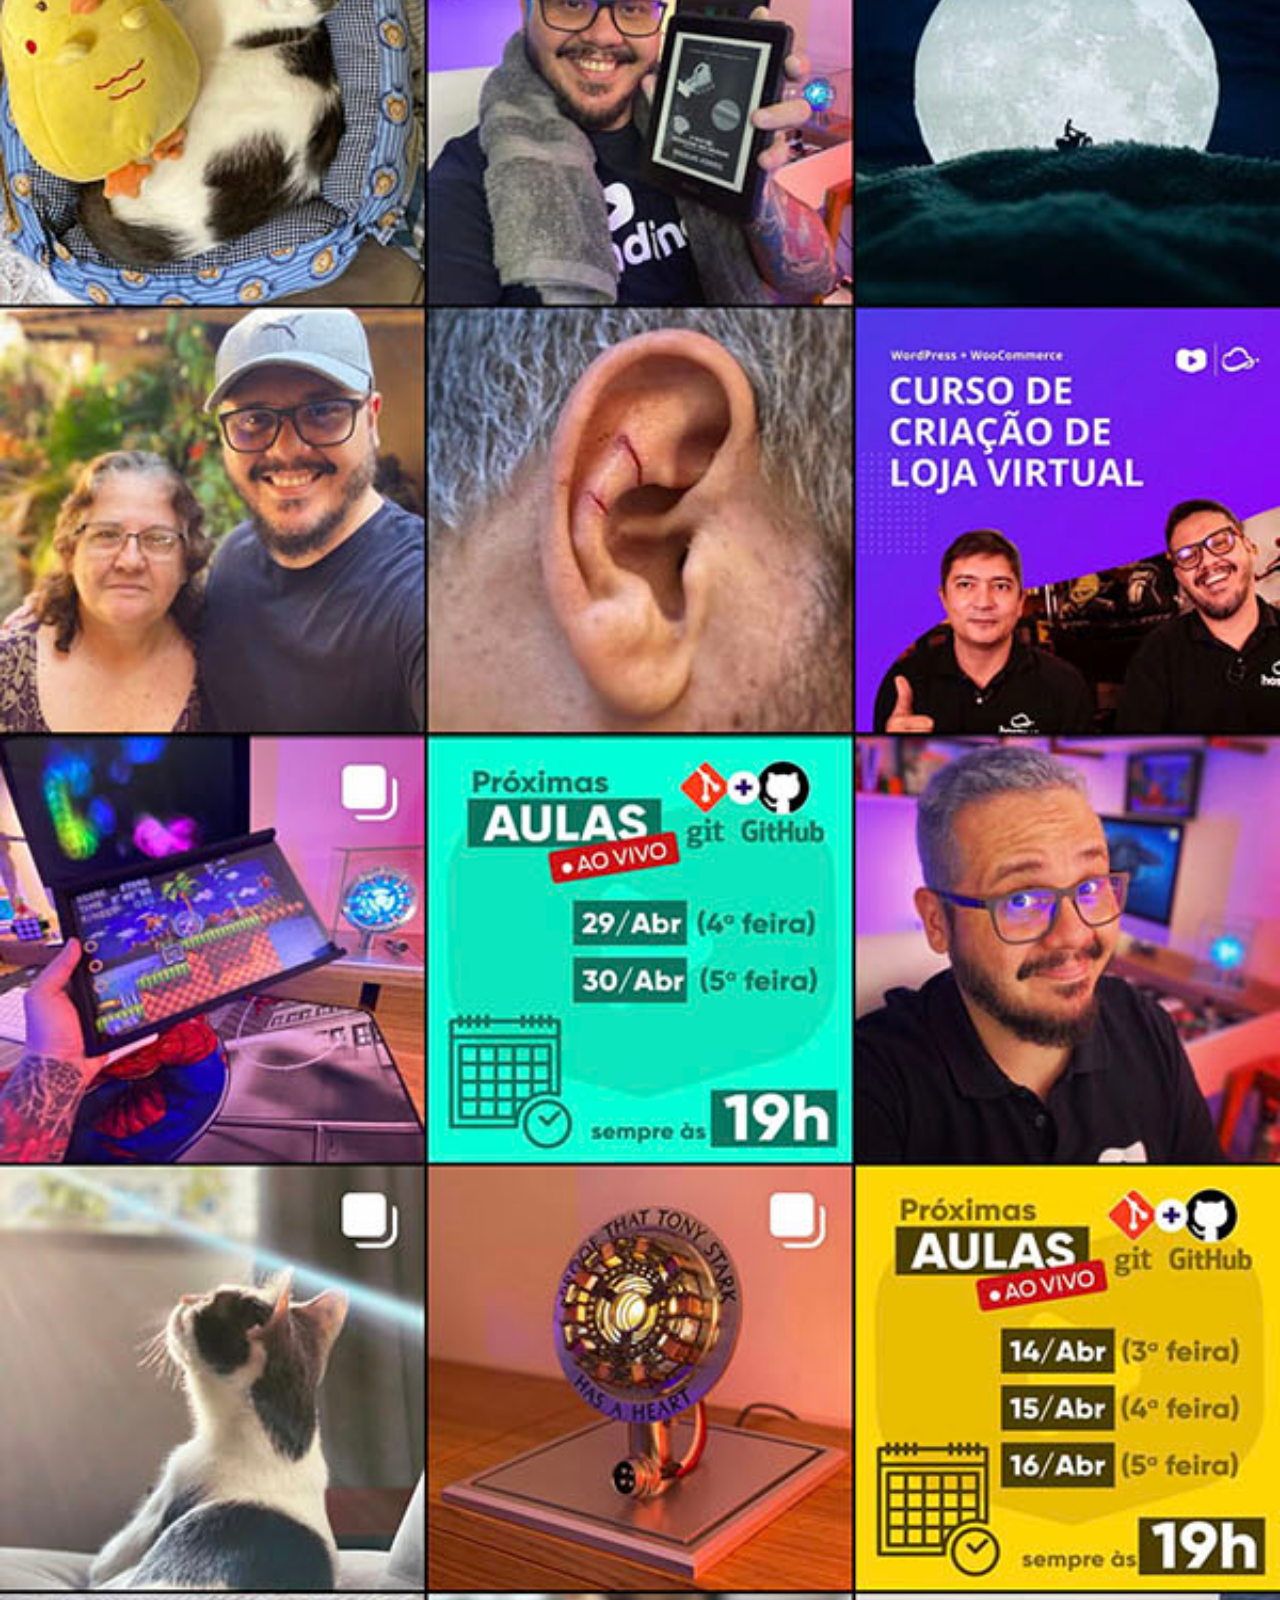
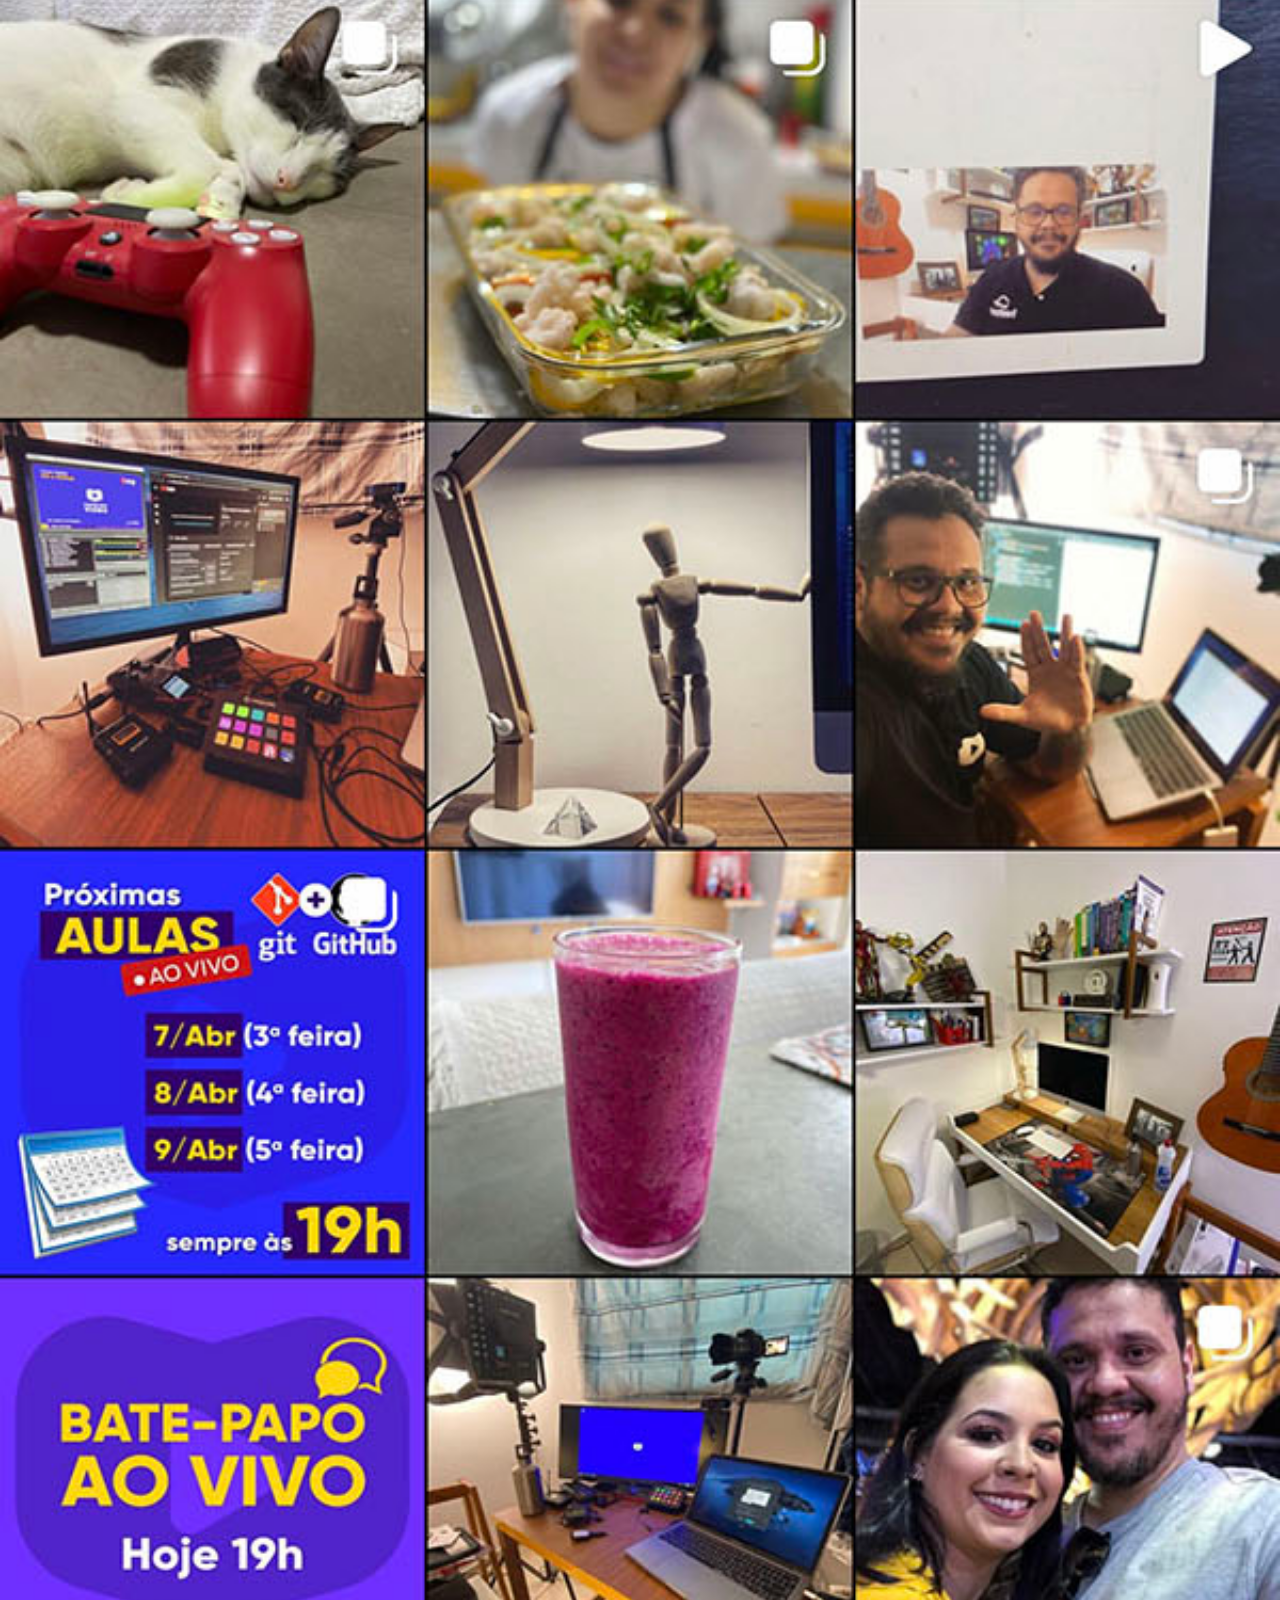
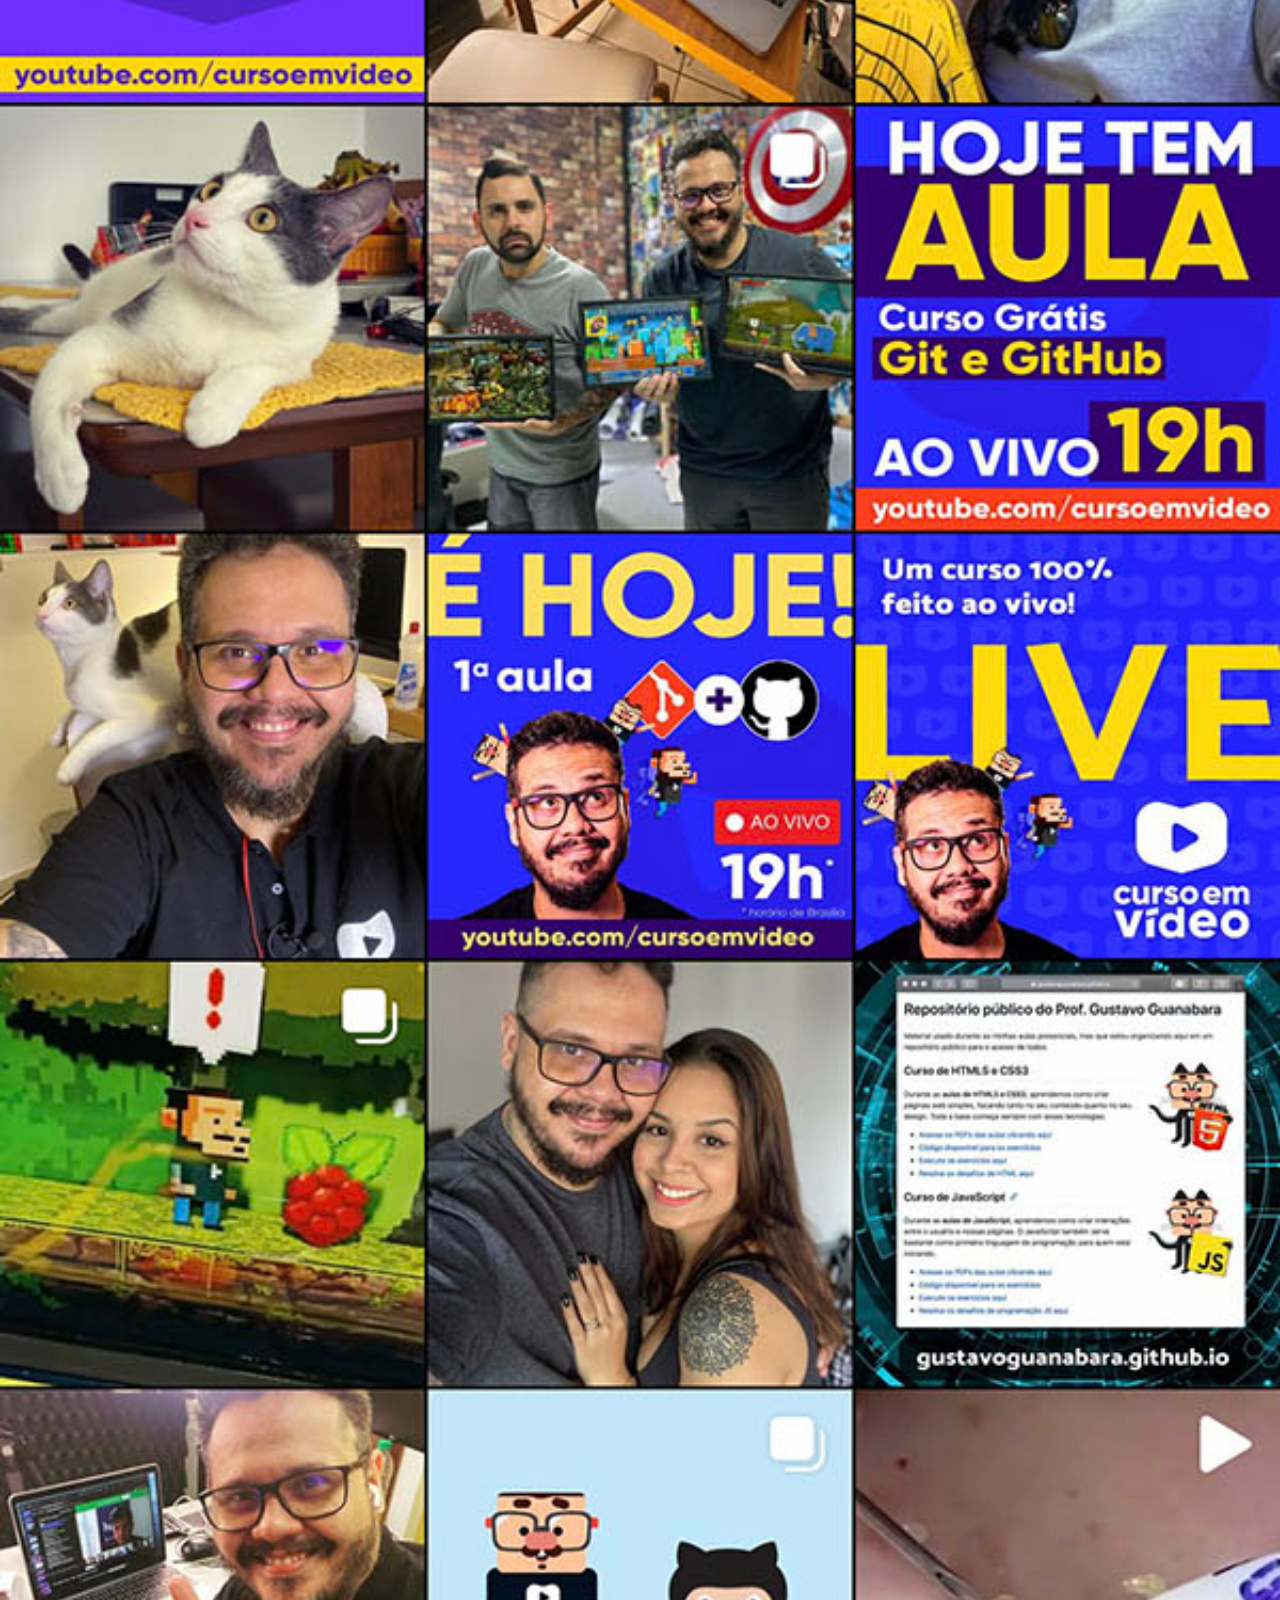
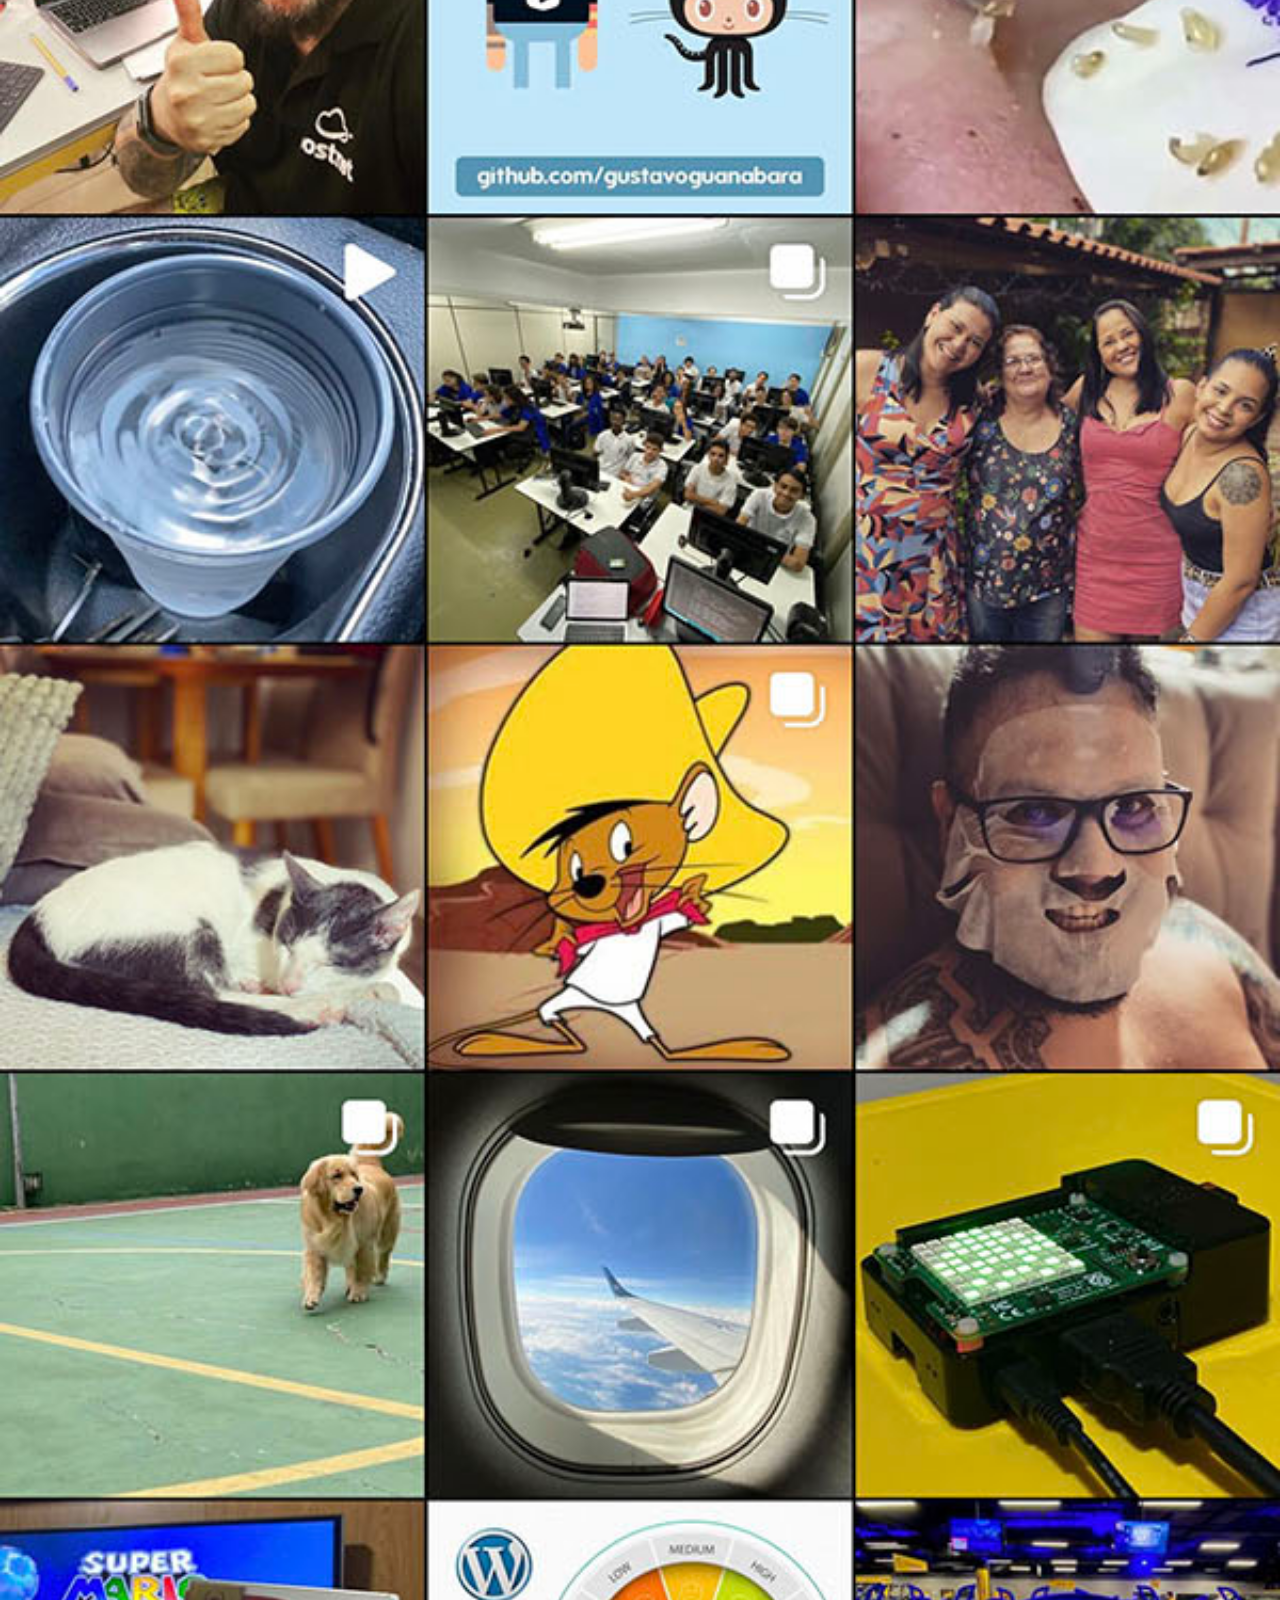
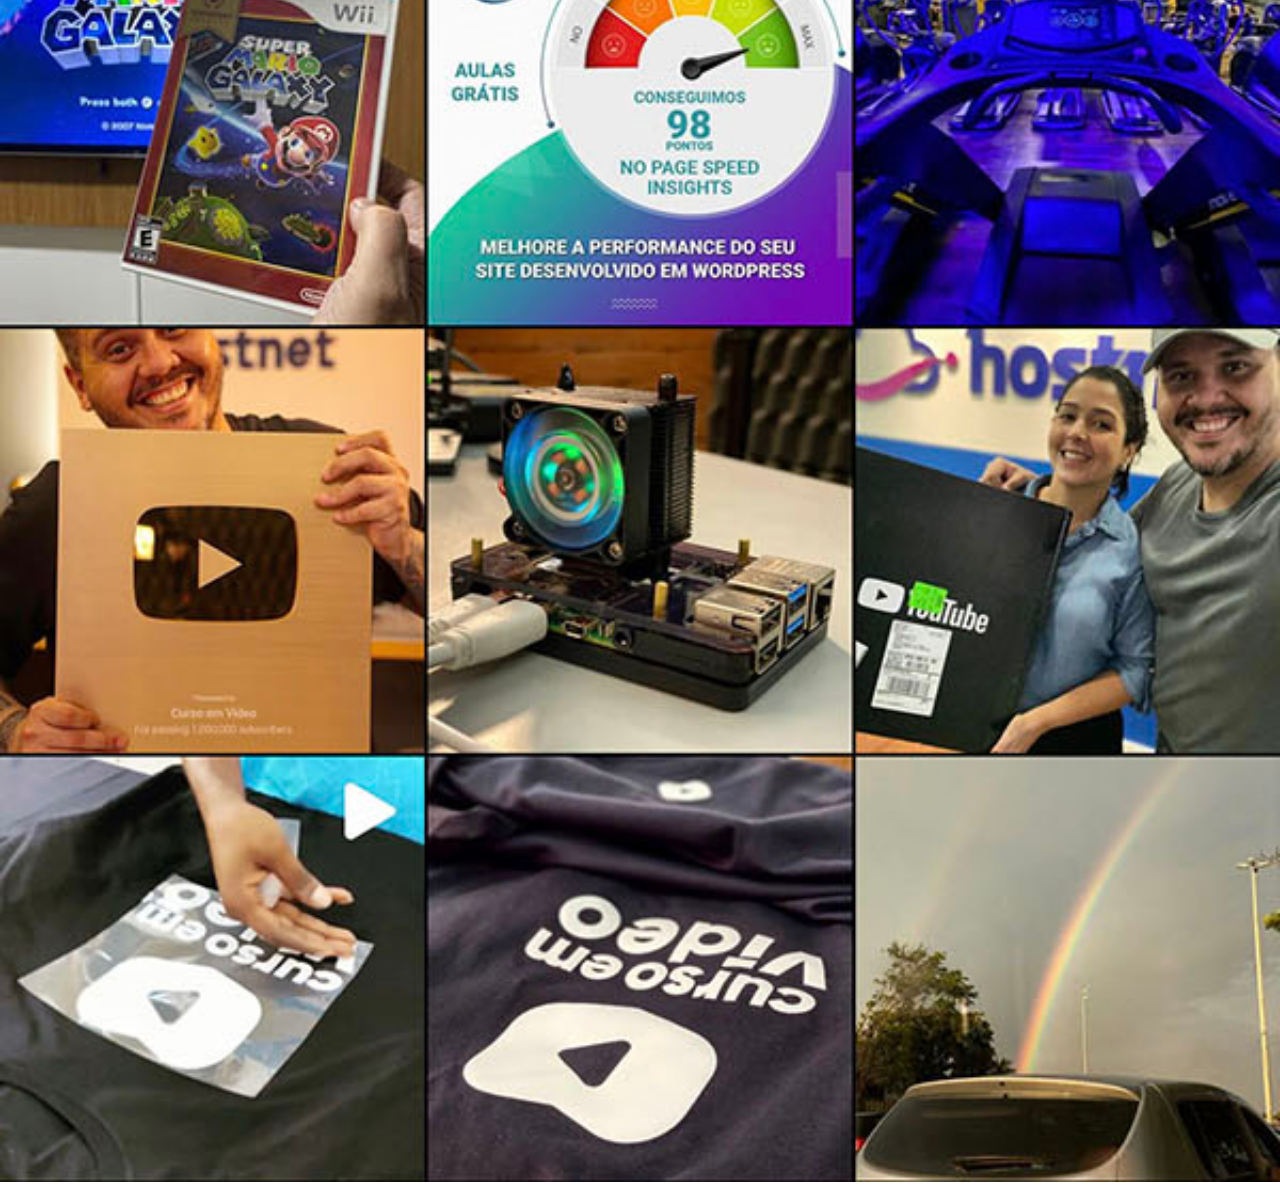
<file: instagram.html>
<!DOCTYPE html>
<html lang="pt-br">
<head>
    <meta charset="UTF-8">
    <meta name="viewport" content="width=device-width, initial-scale=1.0">
    <title>Instagram</title>
    <link rel="stylesheet" href="estilos/social.css">
</head>
<body>
    <img src="imagens/tela-instagram.jpg" alt="Instagram">
    <a href="https://www.instagram.com/gustavoguanabara" target="_blank">Acesse</a>
</body>
</html>
</file>
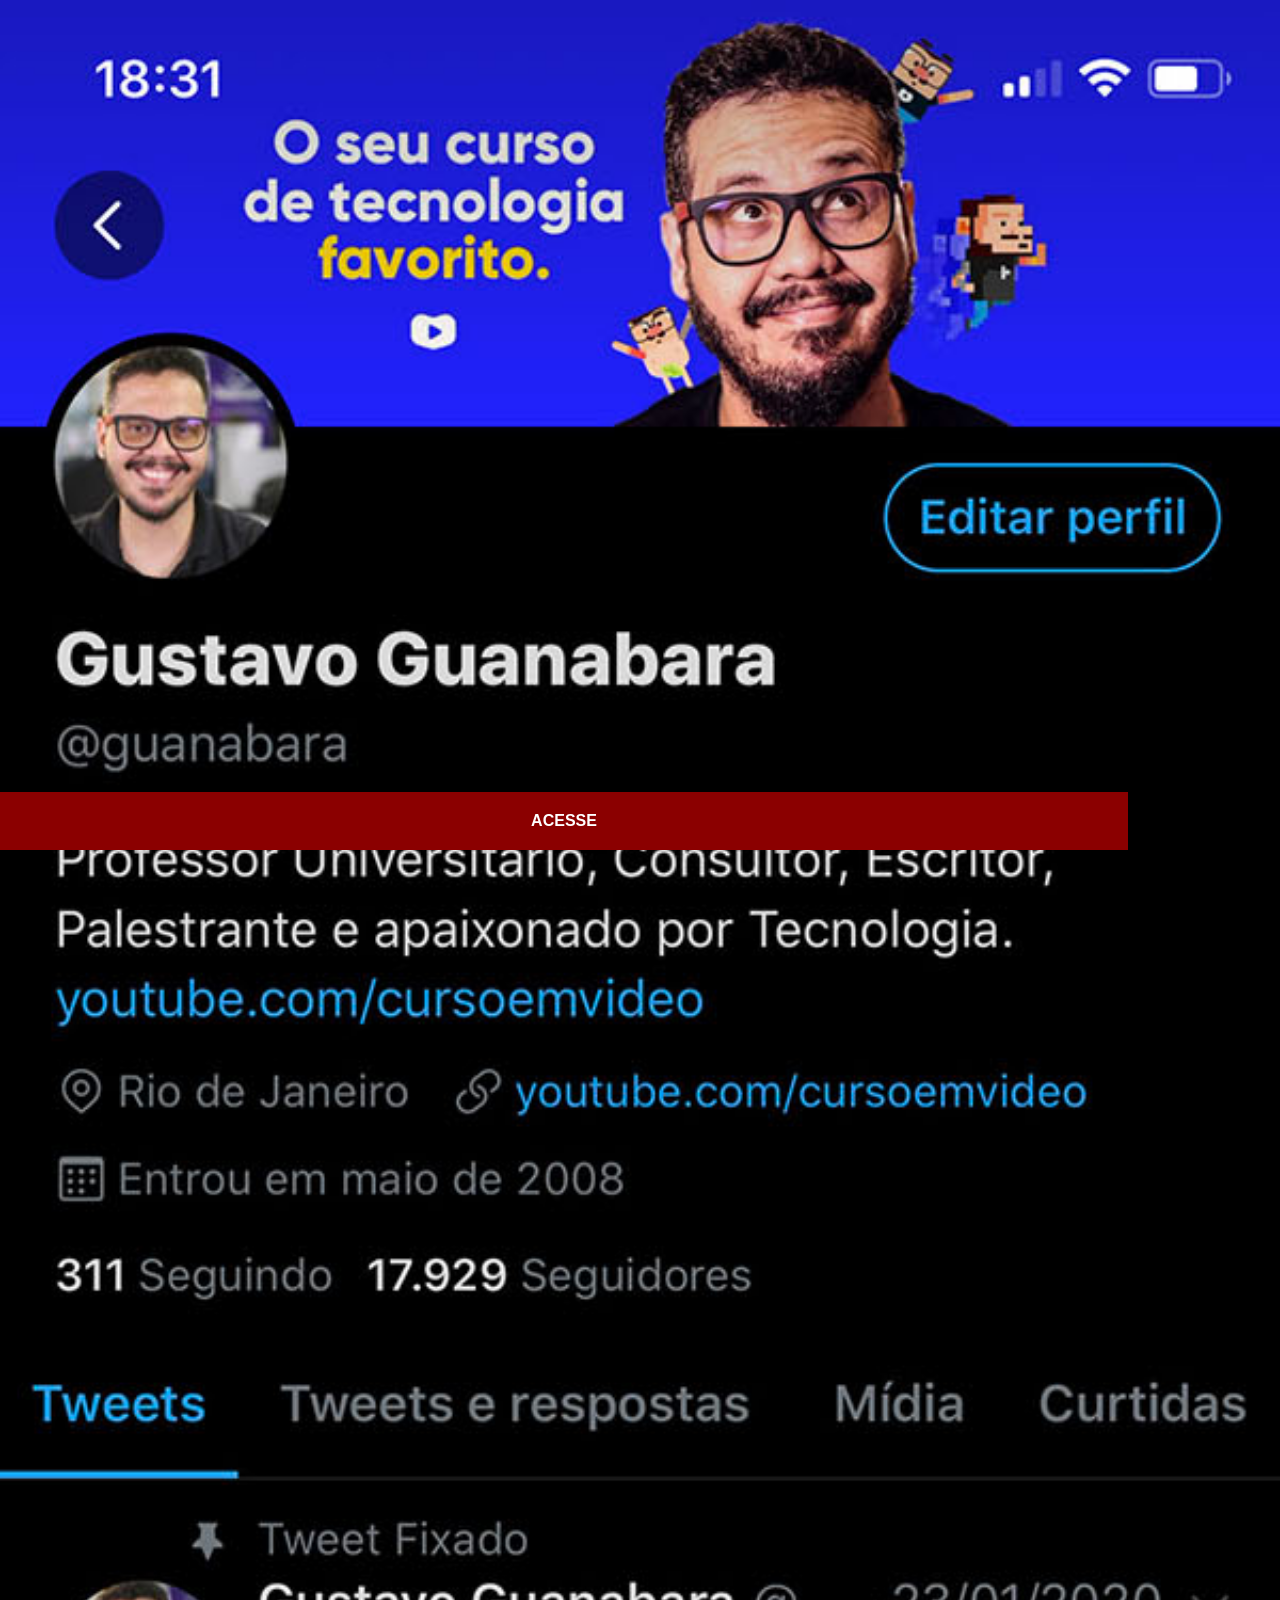
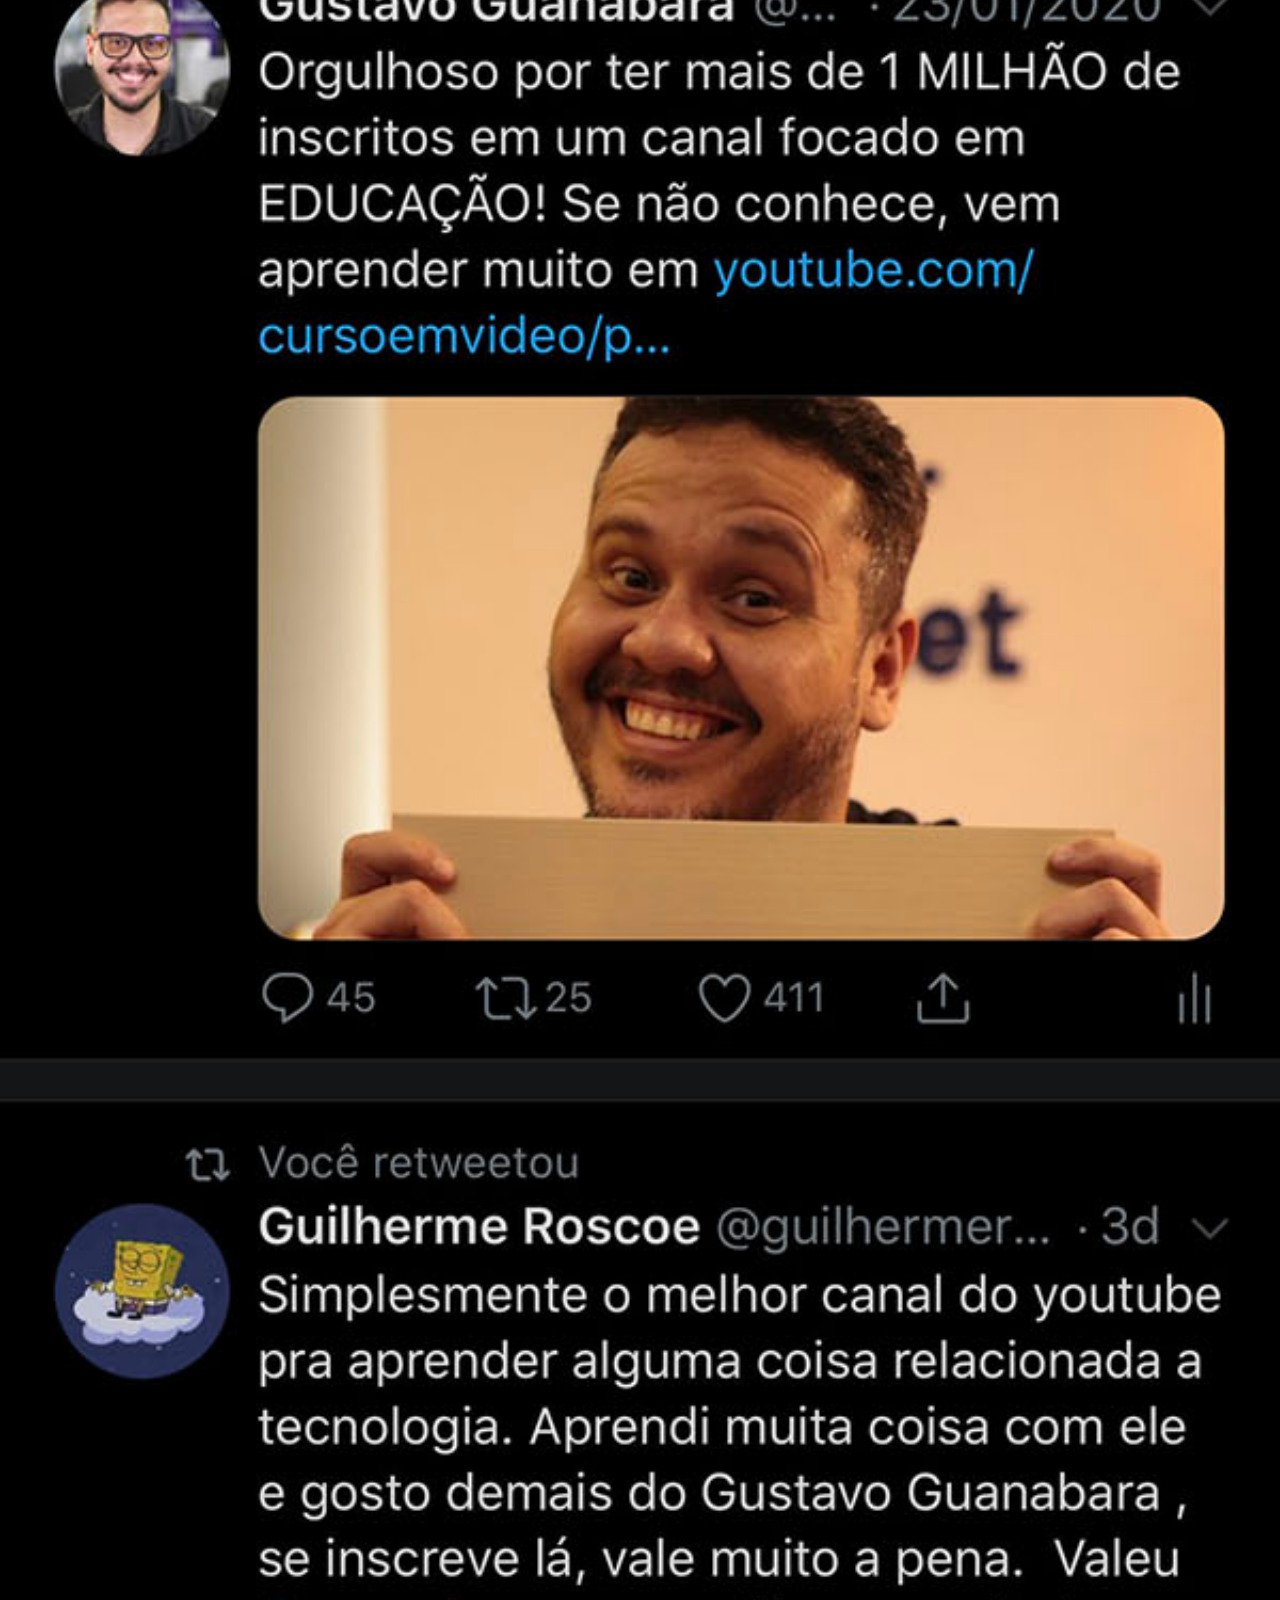
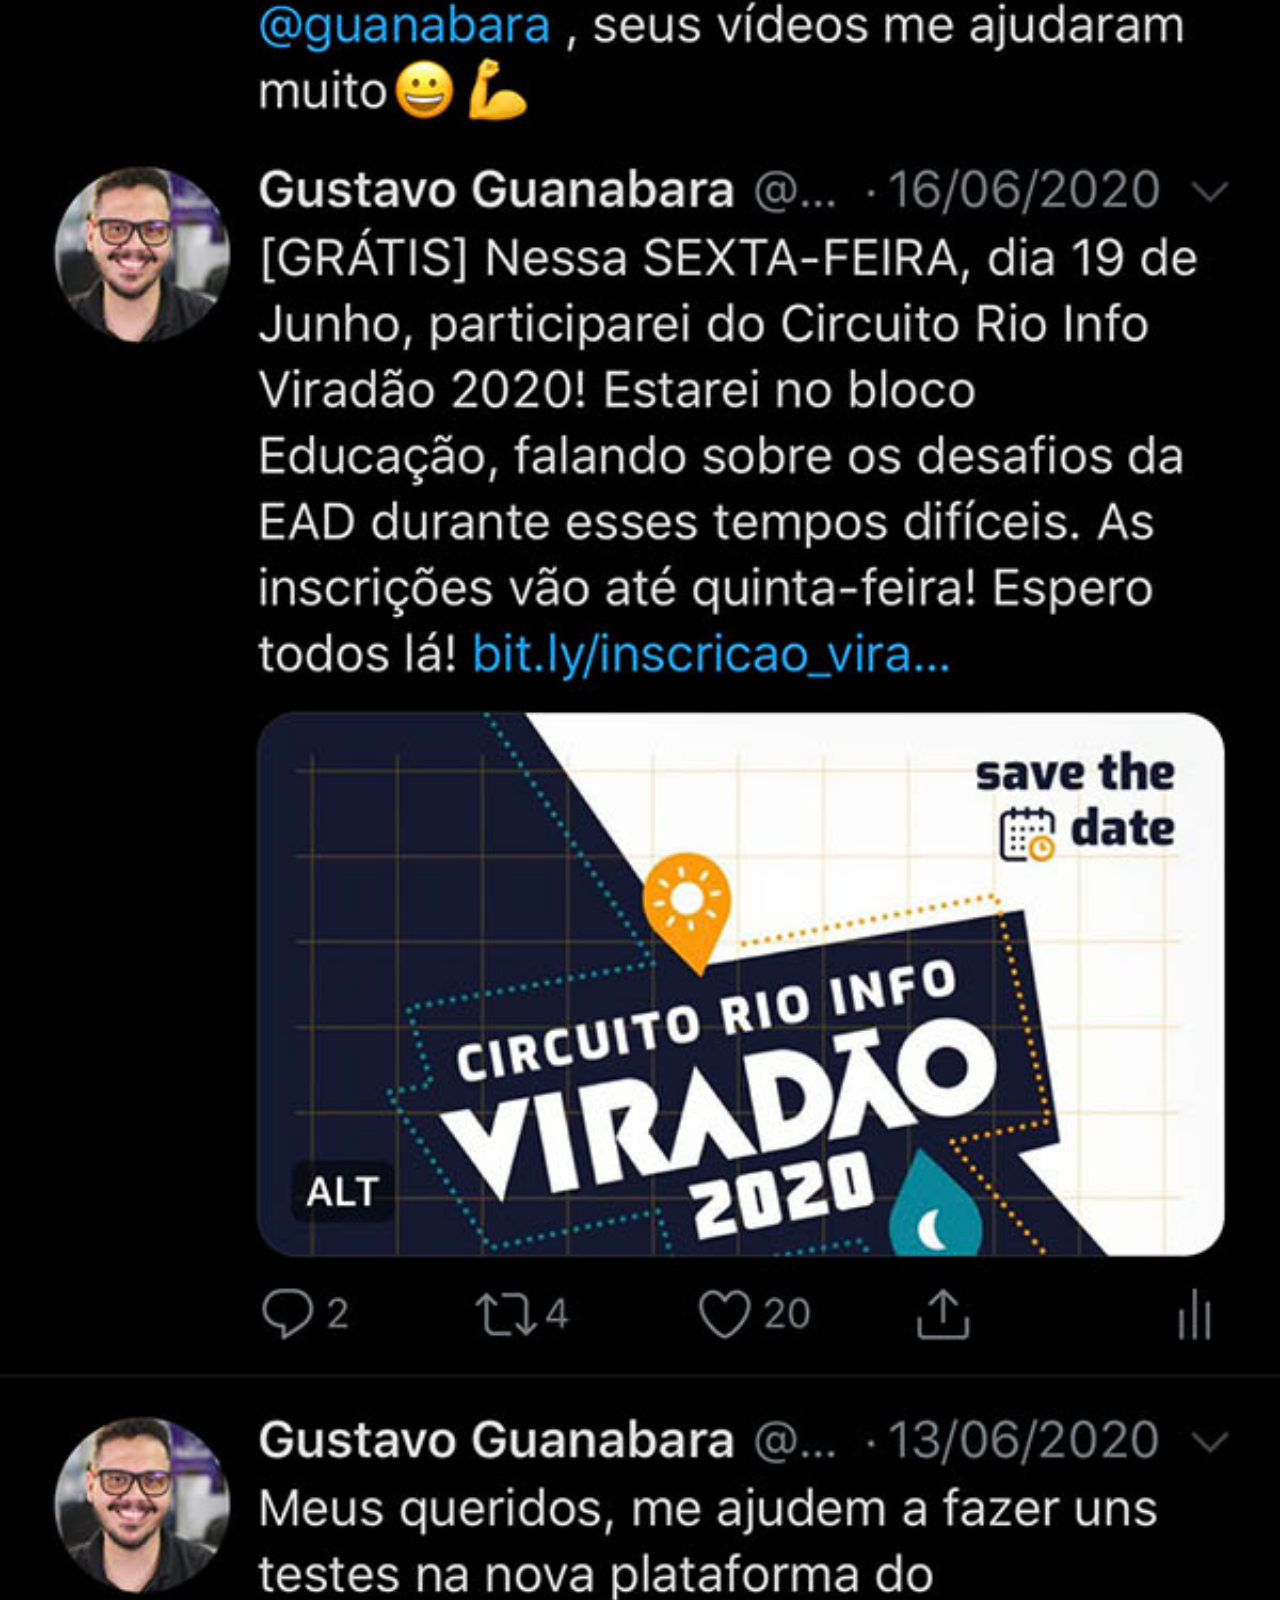
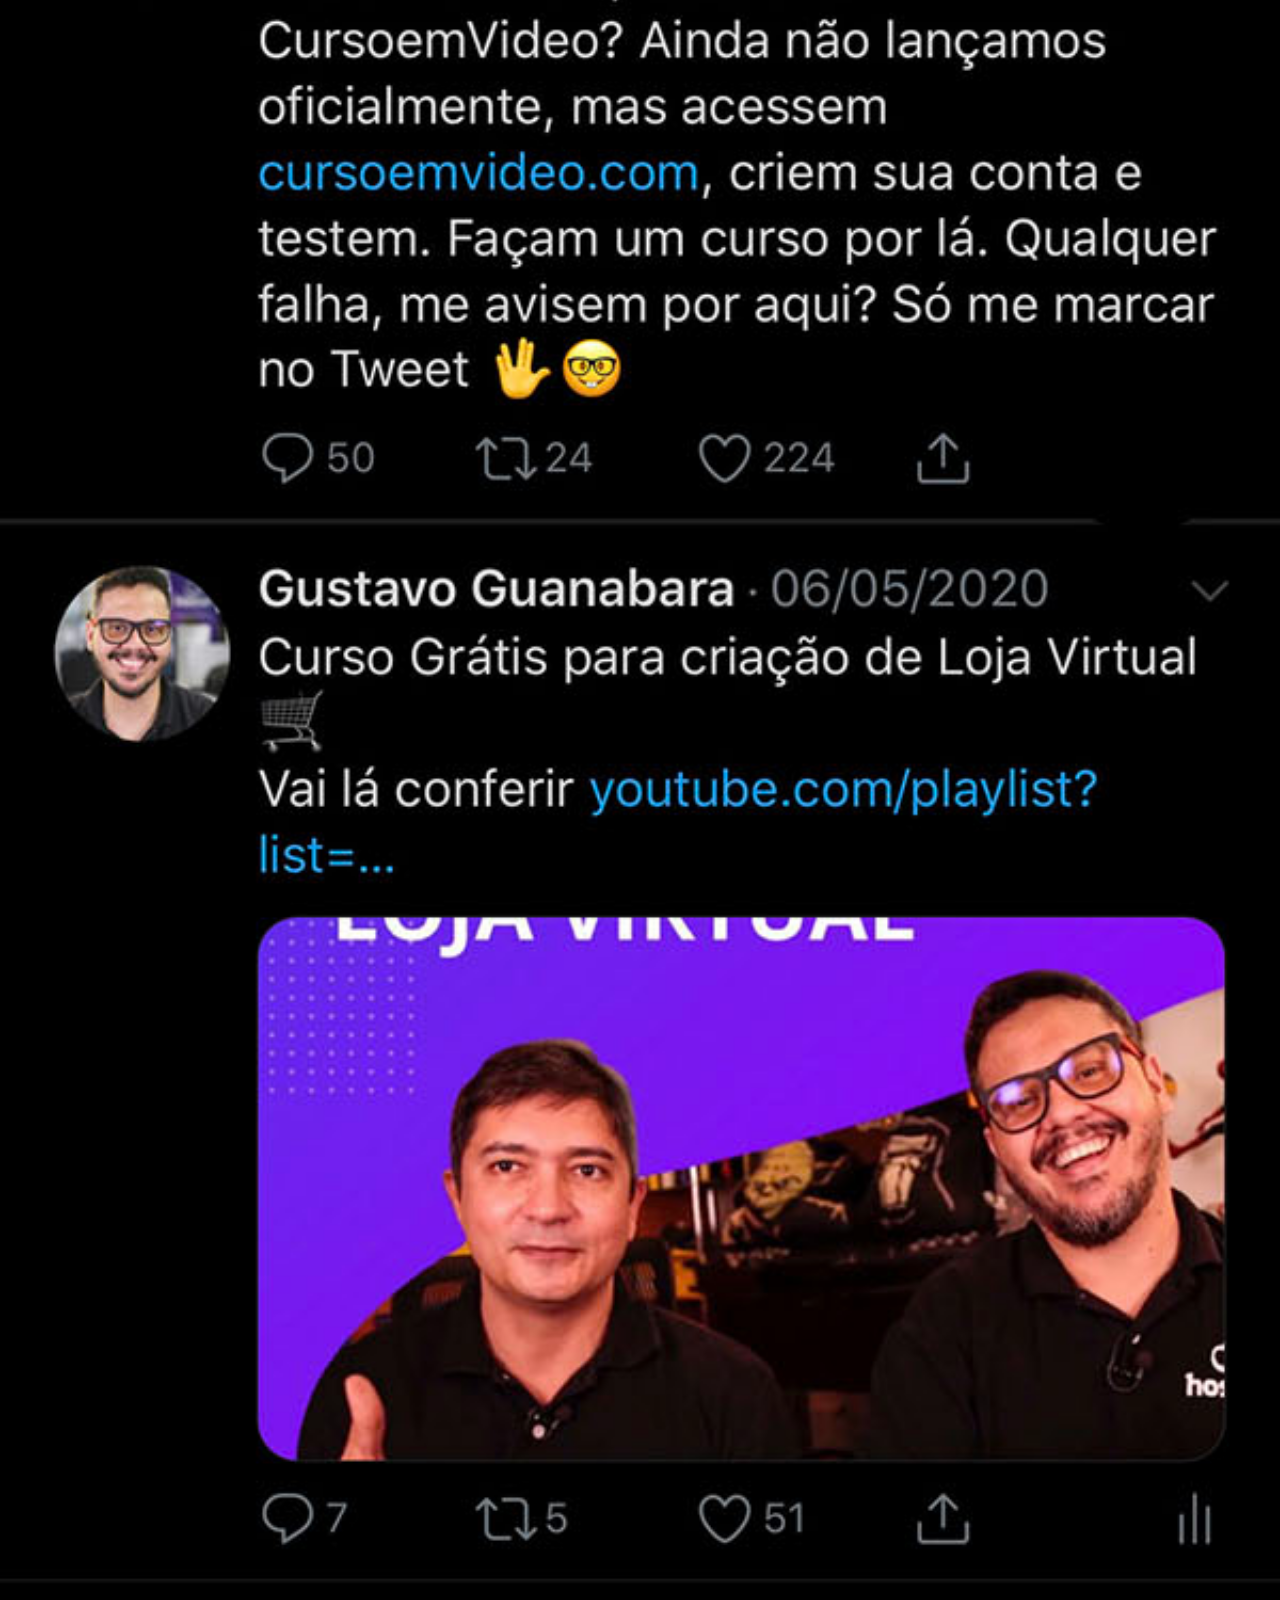
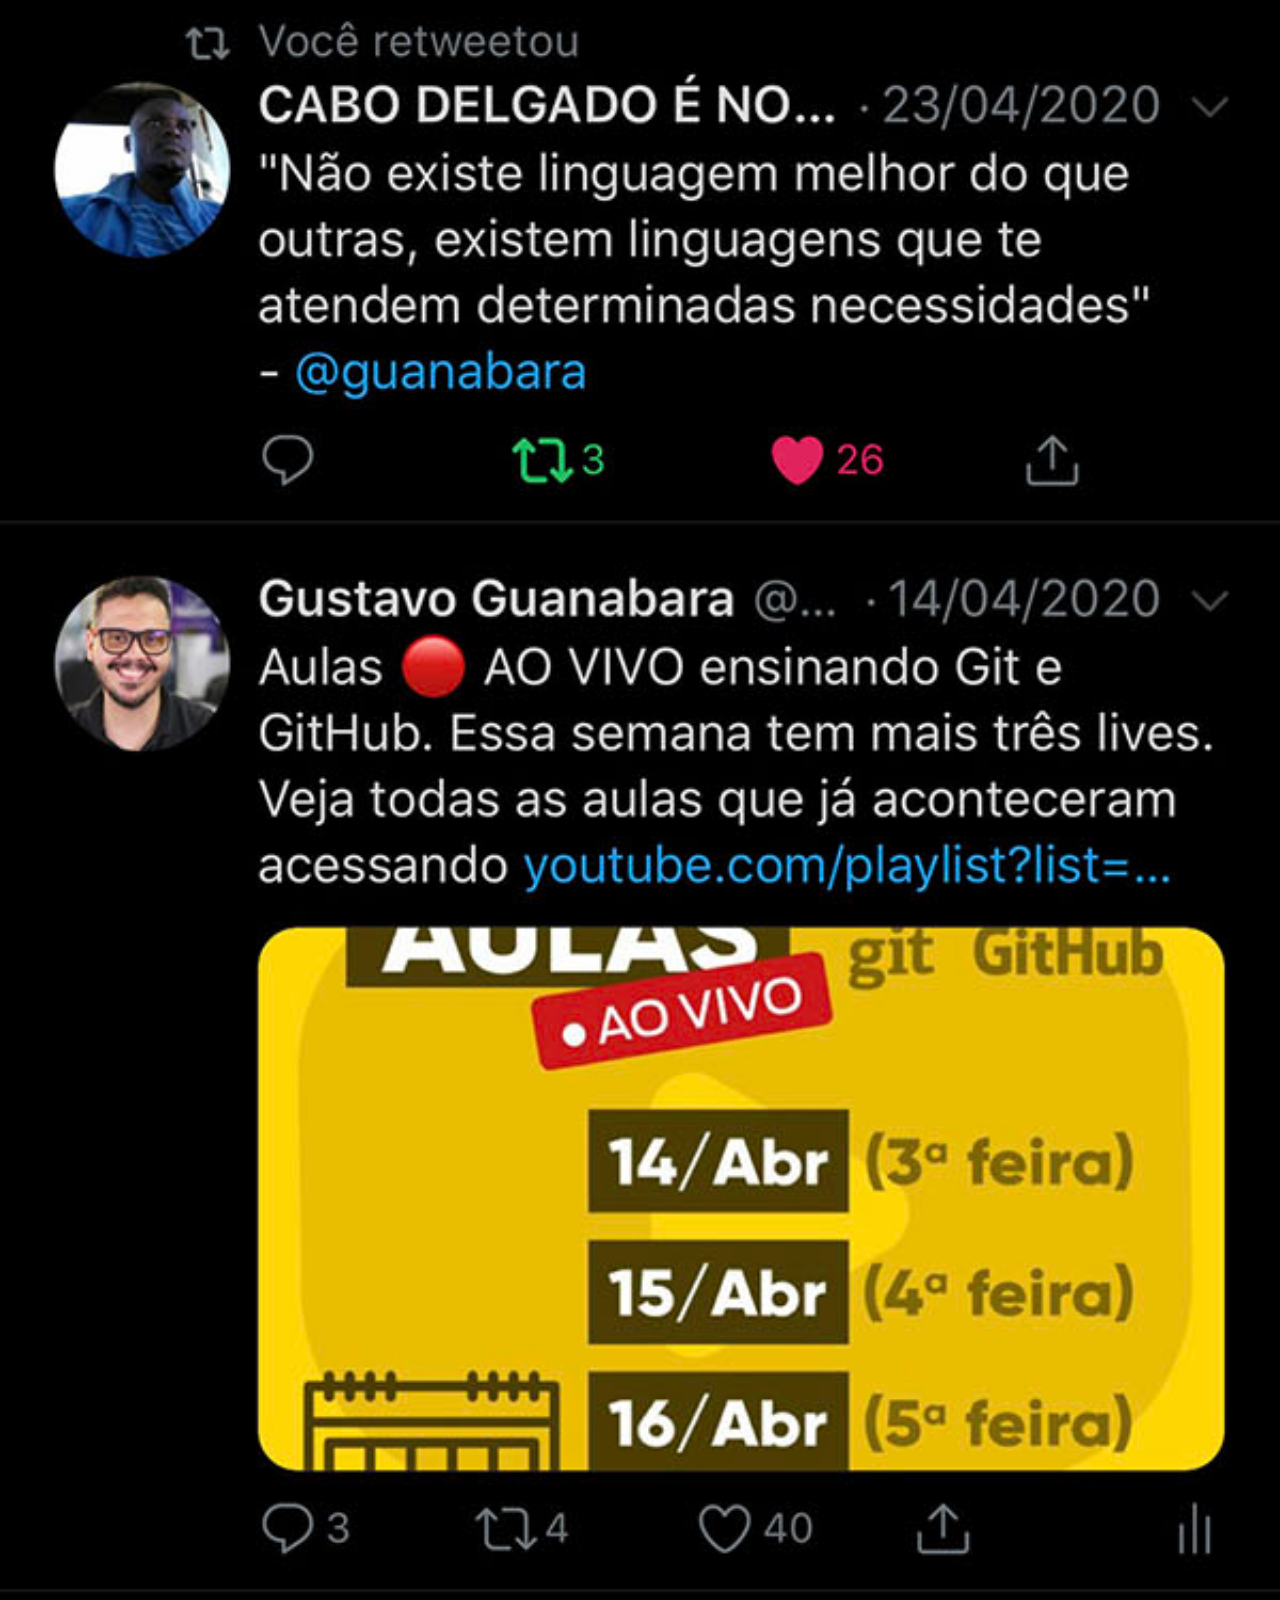
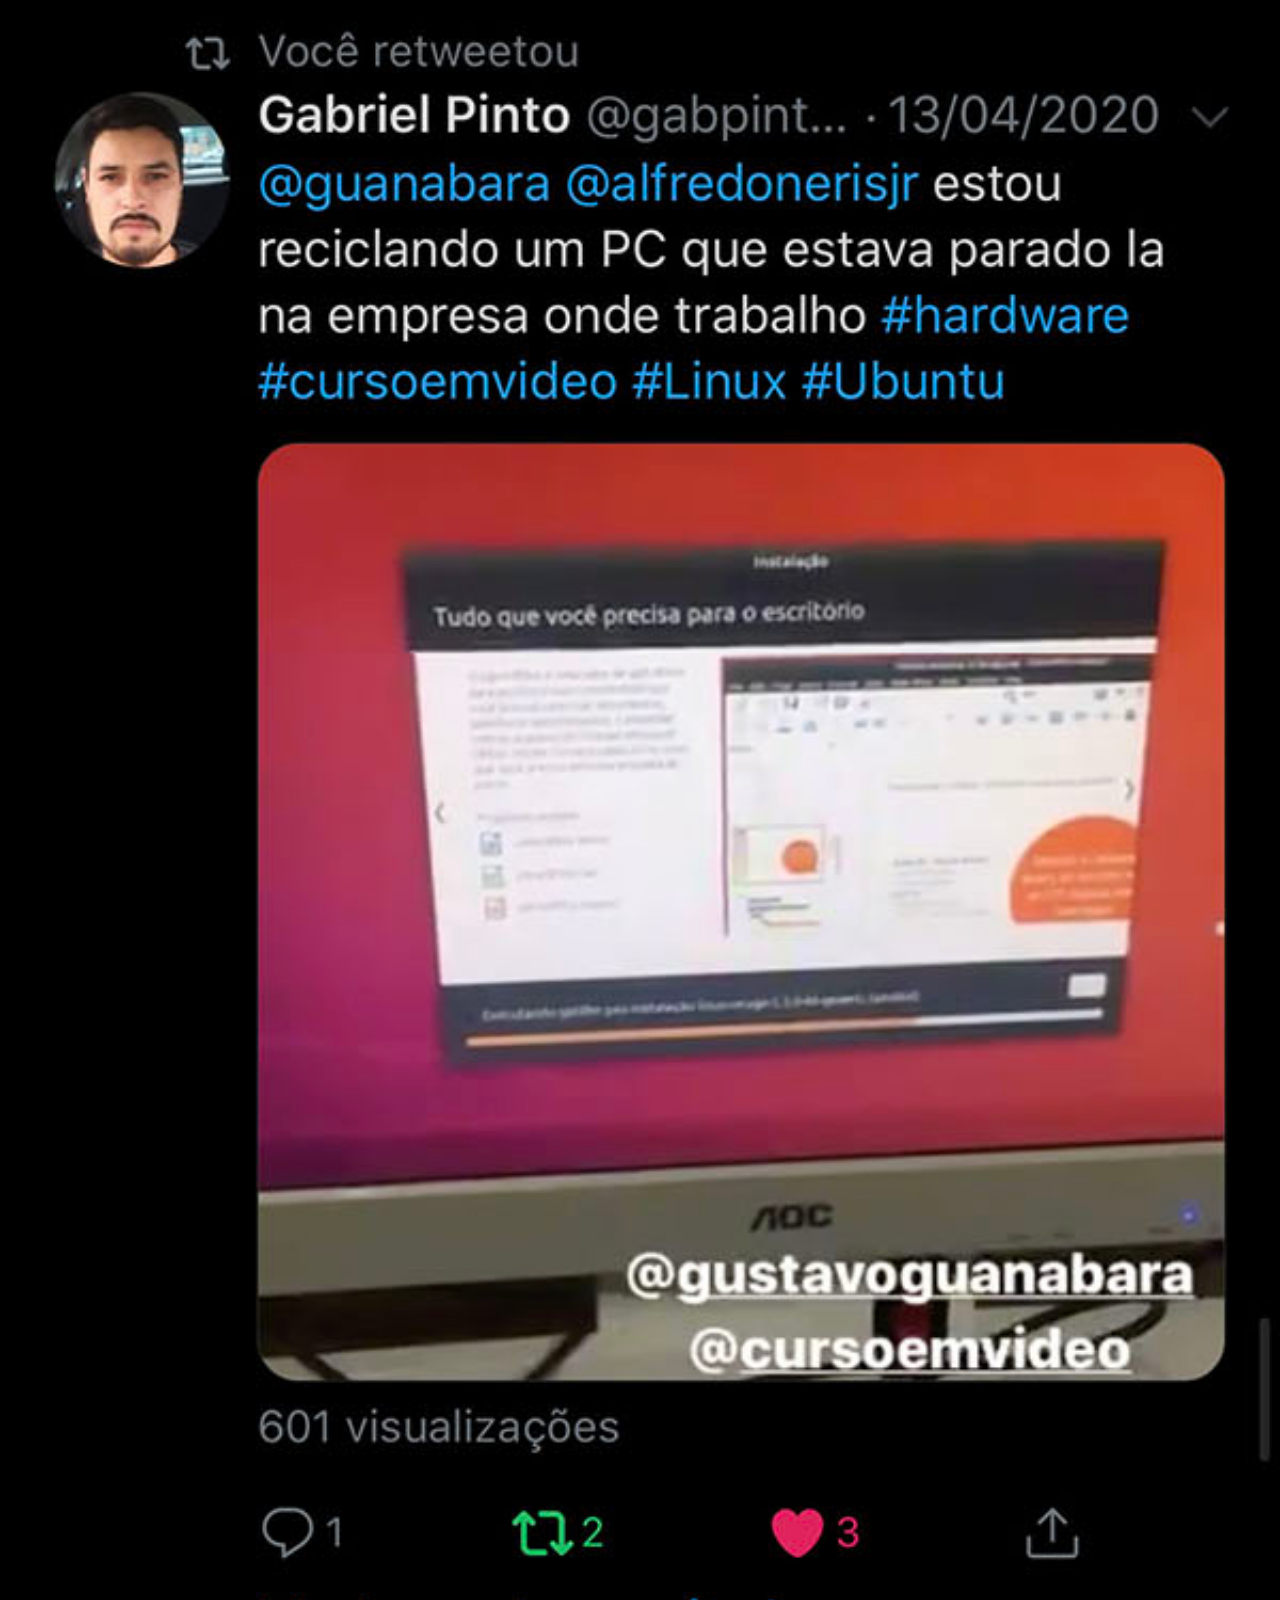
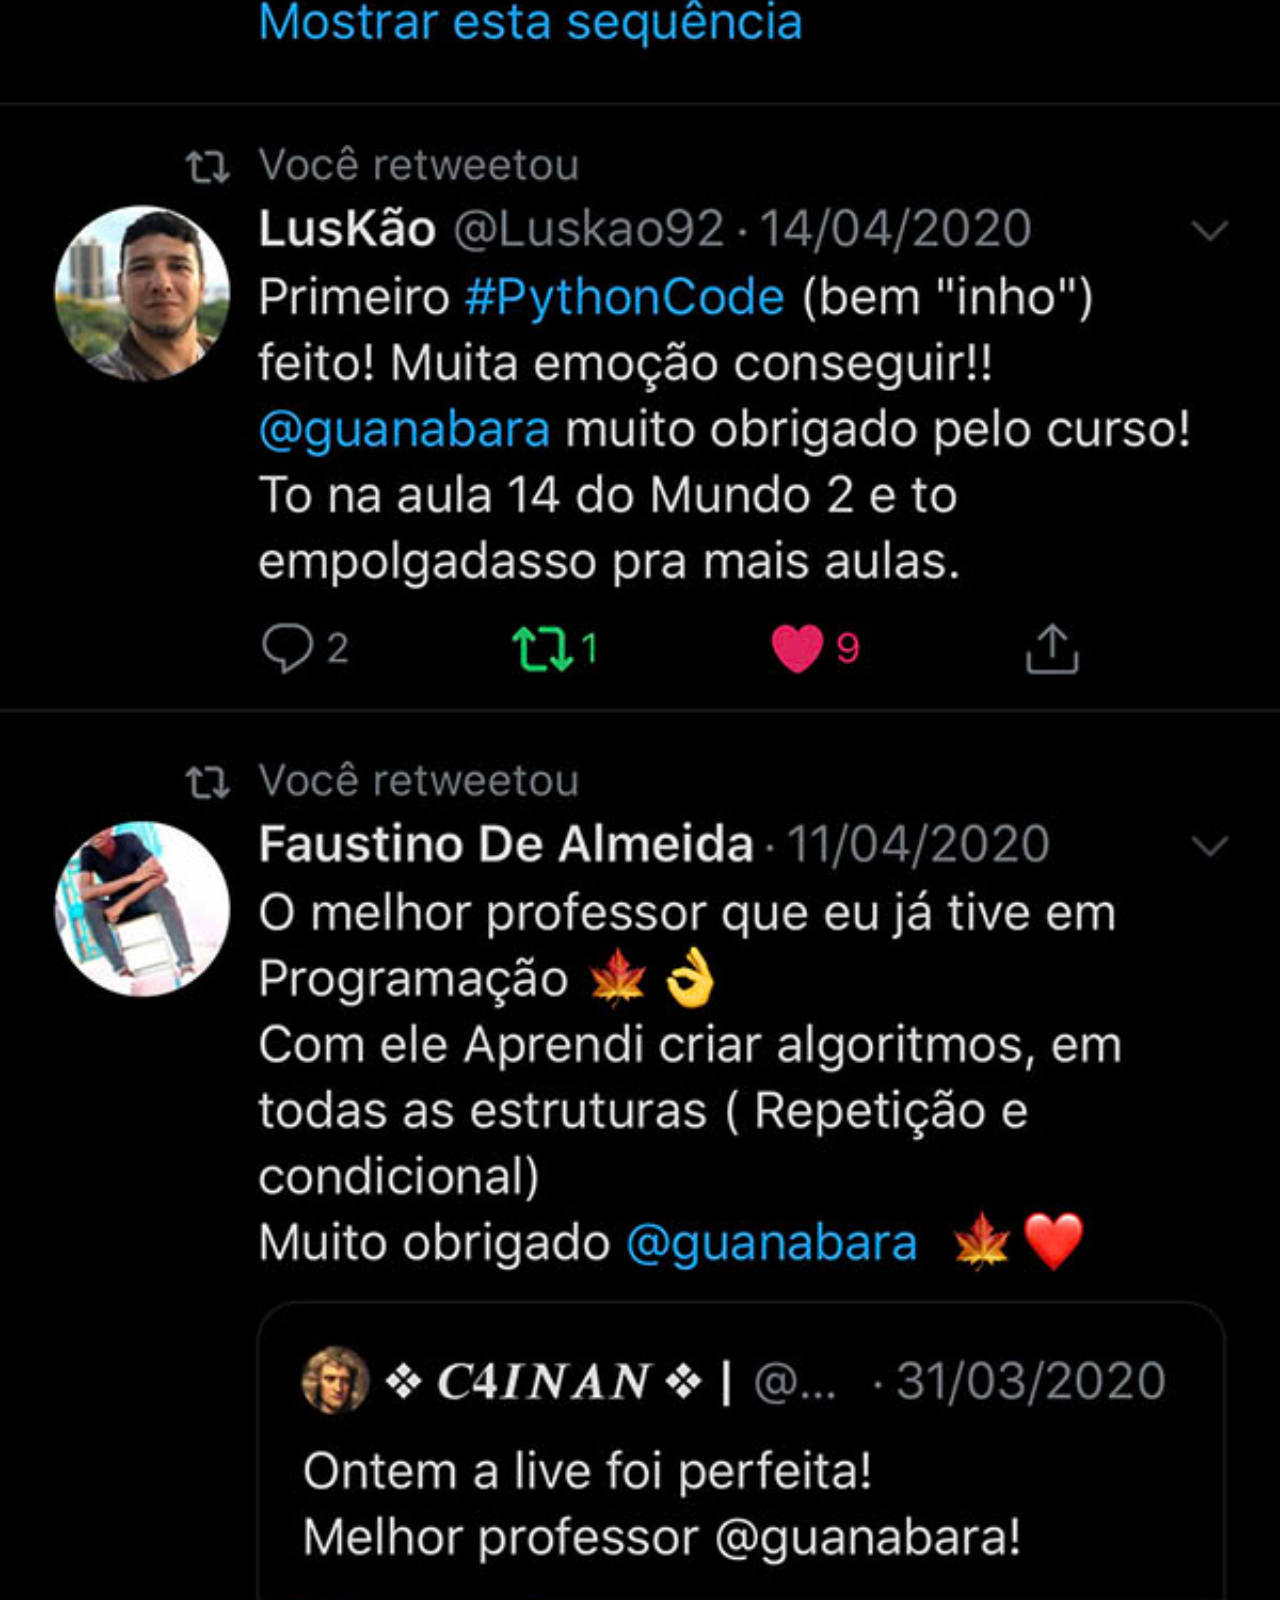
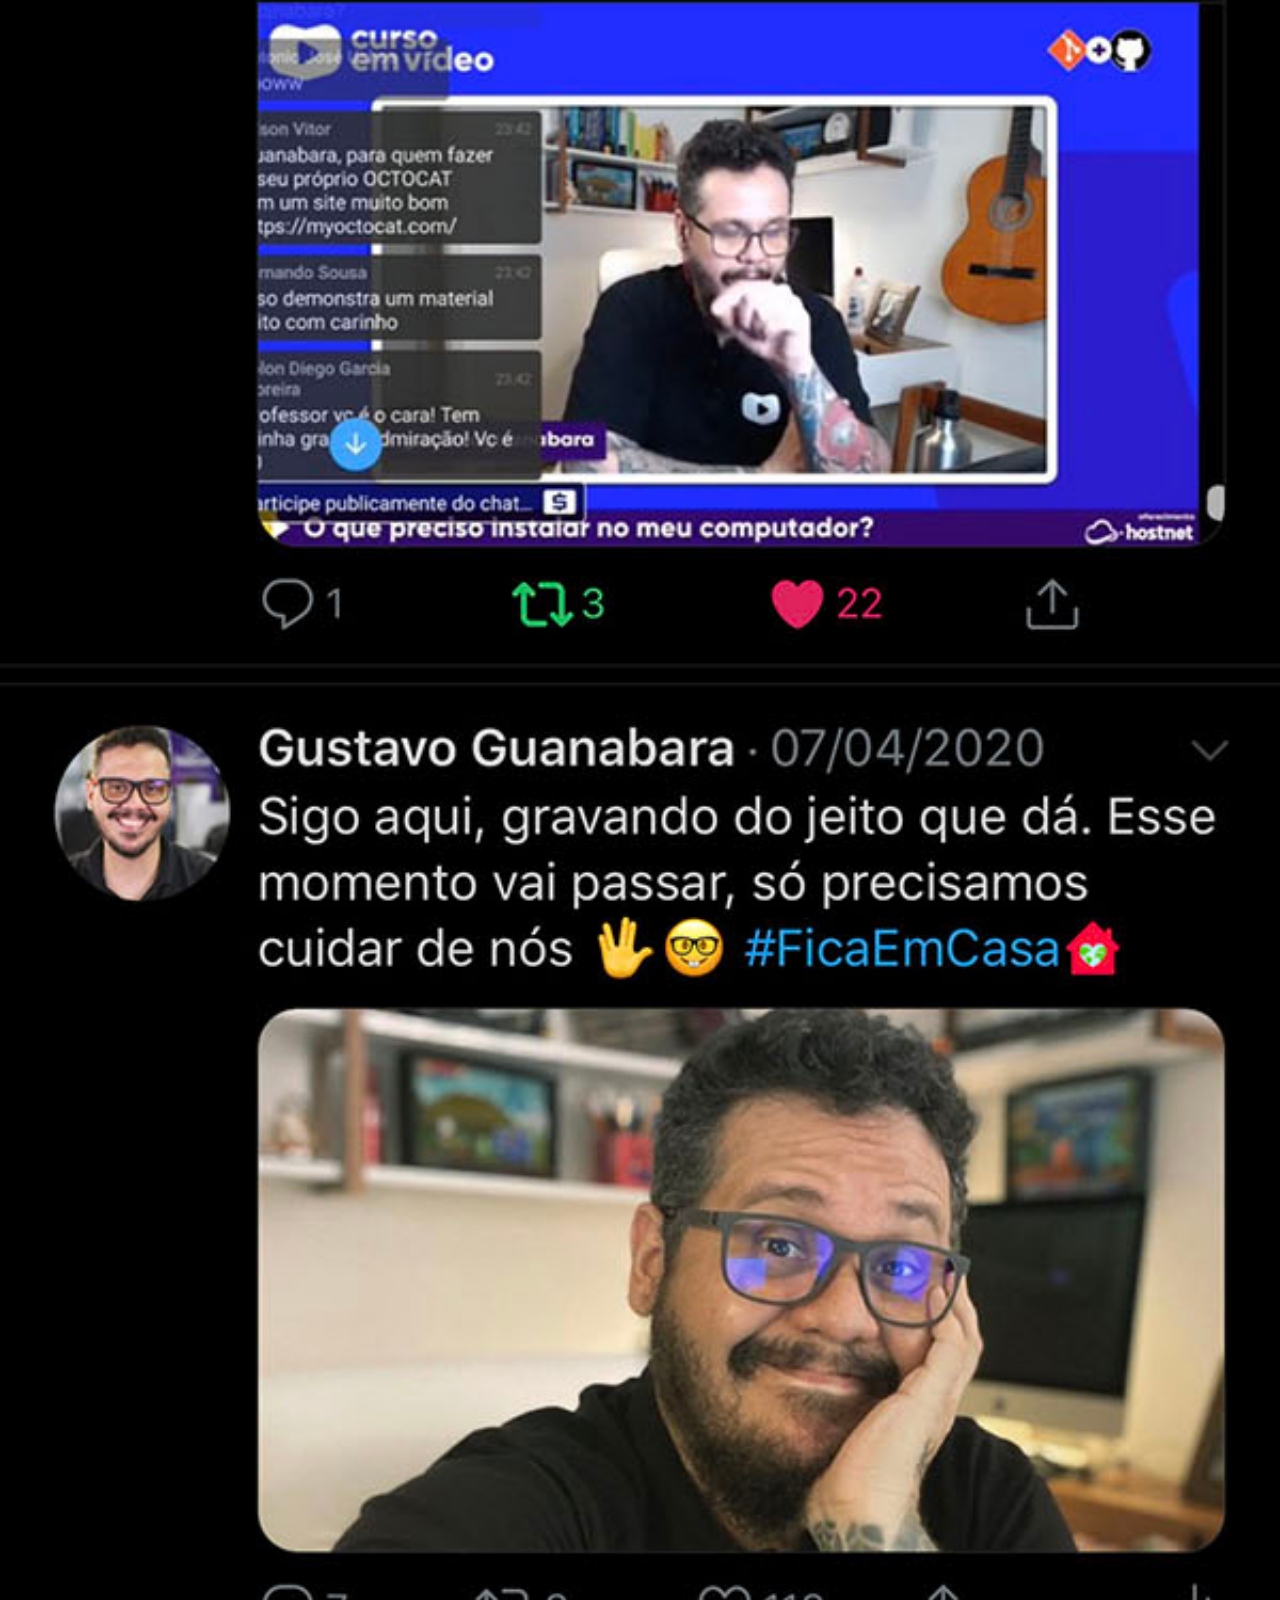
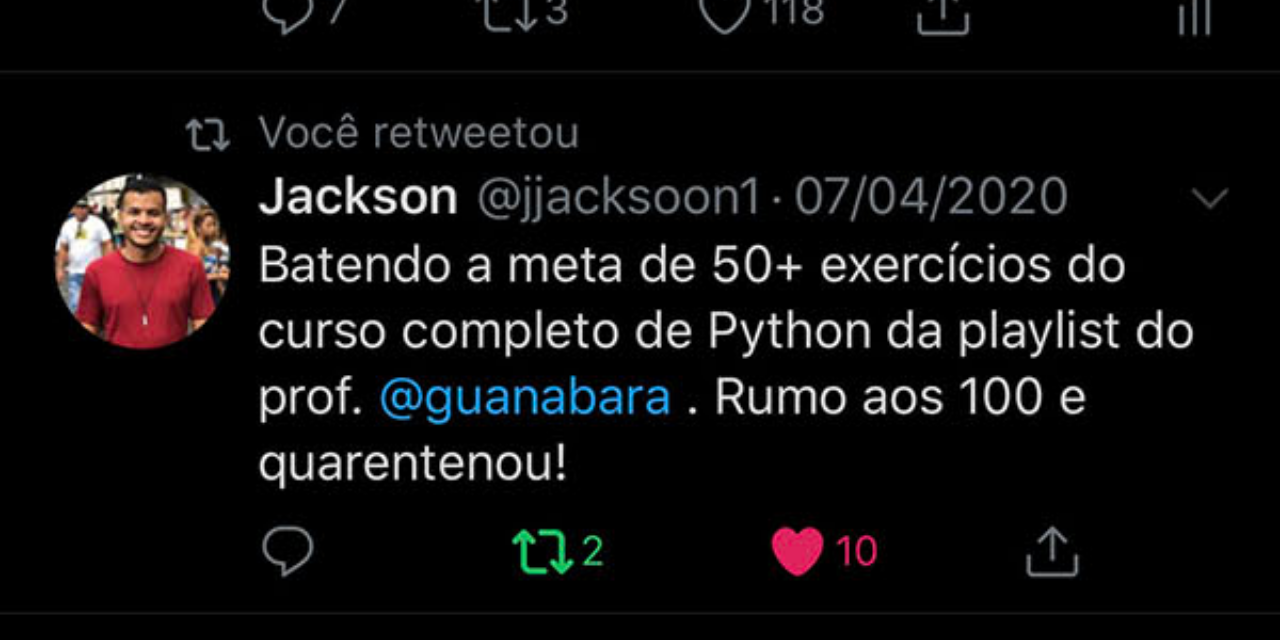
<file: twitter.html>
<!DOCTYPE html>
<html lang="pt-br">
<head>
    <meta charset="UTF-8">
    <meta name="viewport" content="width=device-width, initial-scale=1.0">
    <title>Instagram</title>
    <link rel="stylesheet" href="estilos/social.css">
</head>
<body>
    <img src="imagens/tela-twitter.jpg" alt="twitter">
    <a href="https://x.com/Ella_244_" target="_blank">Acesse</a>
</body>
</html>
</file>
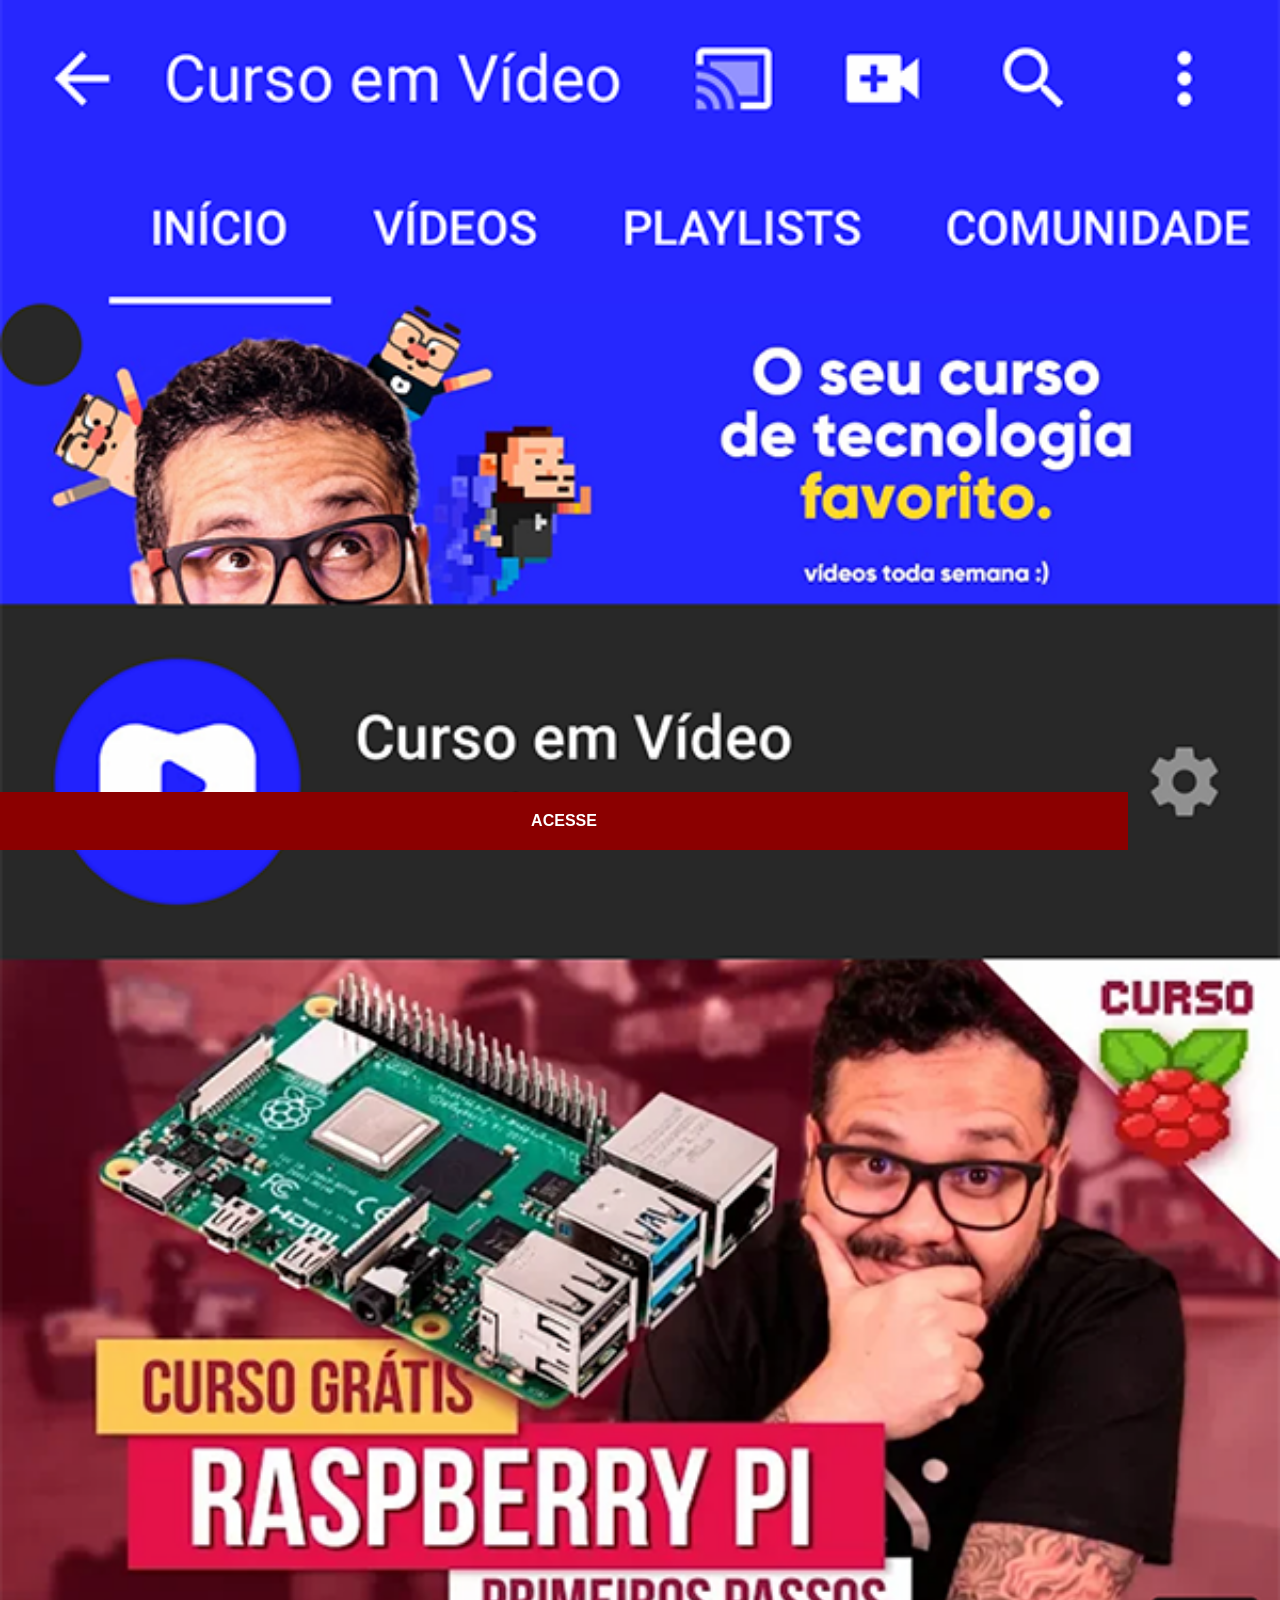
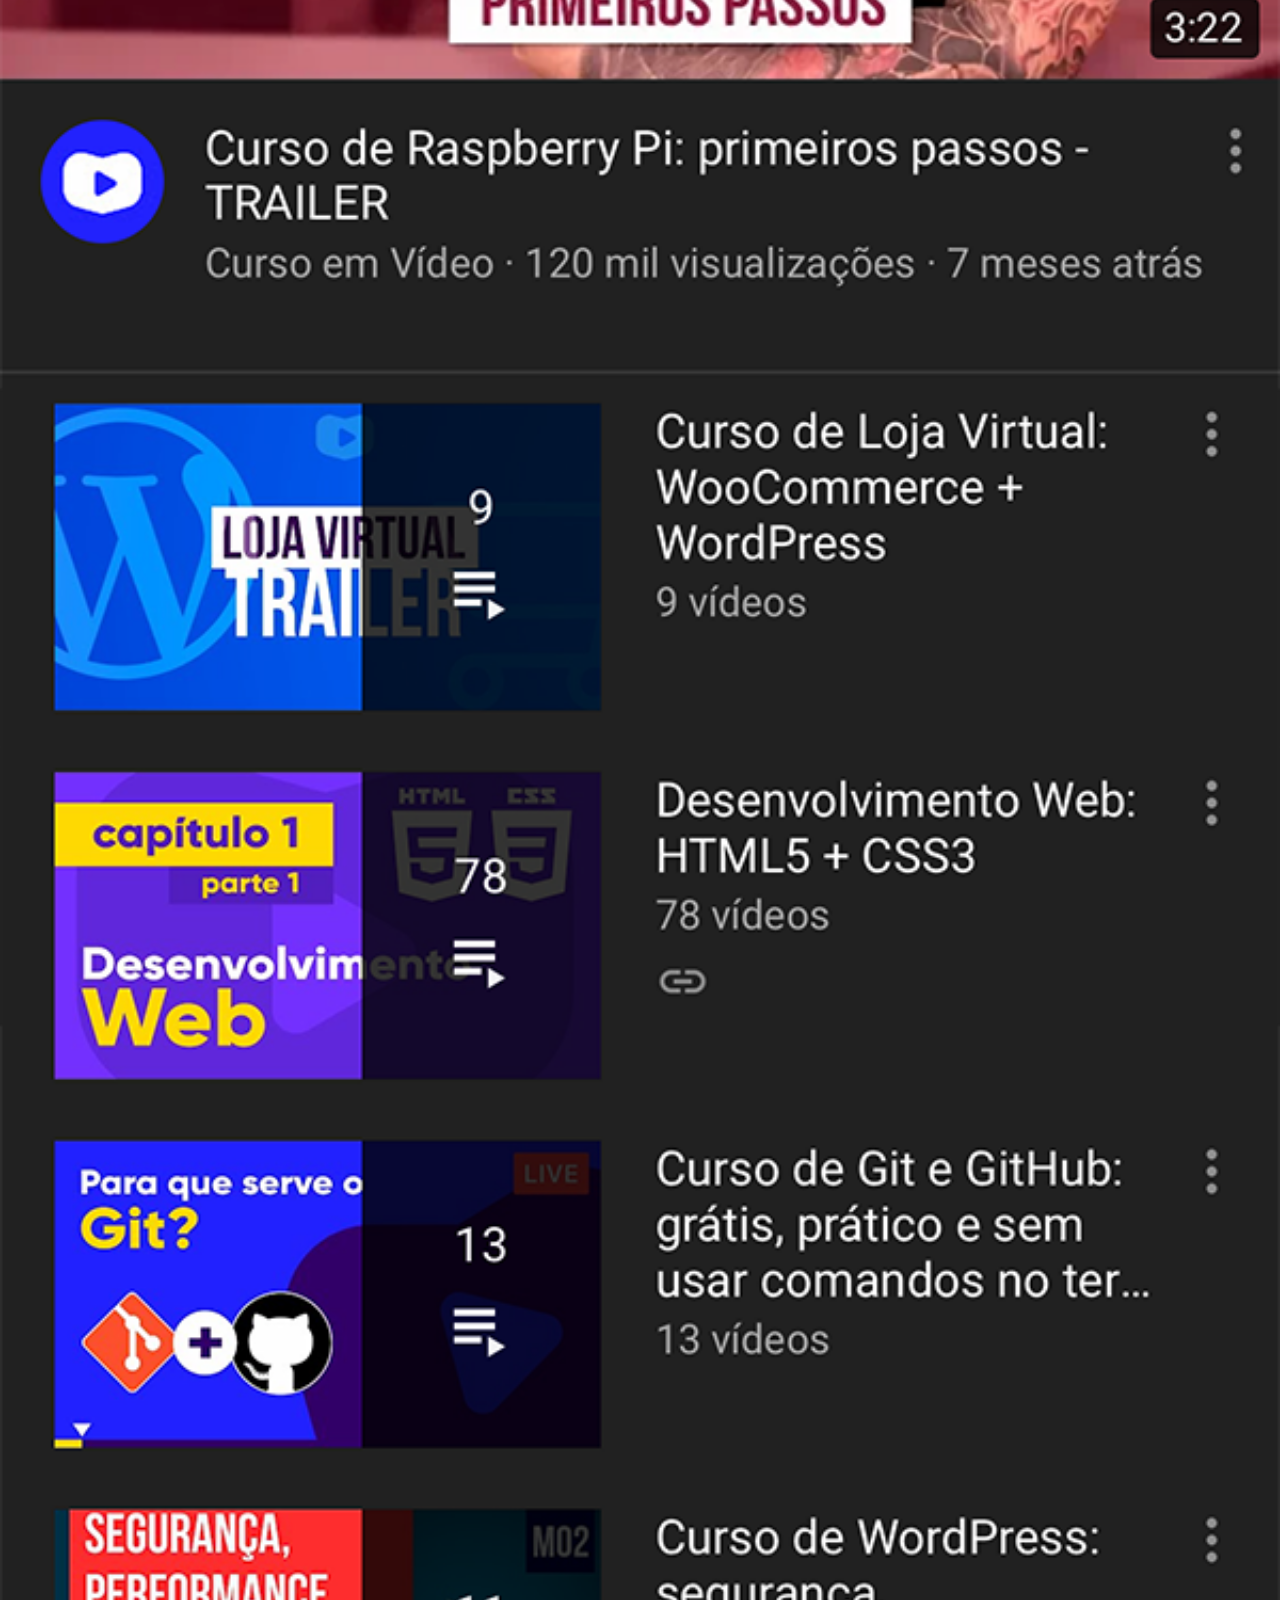
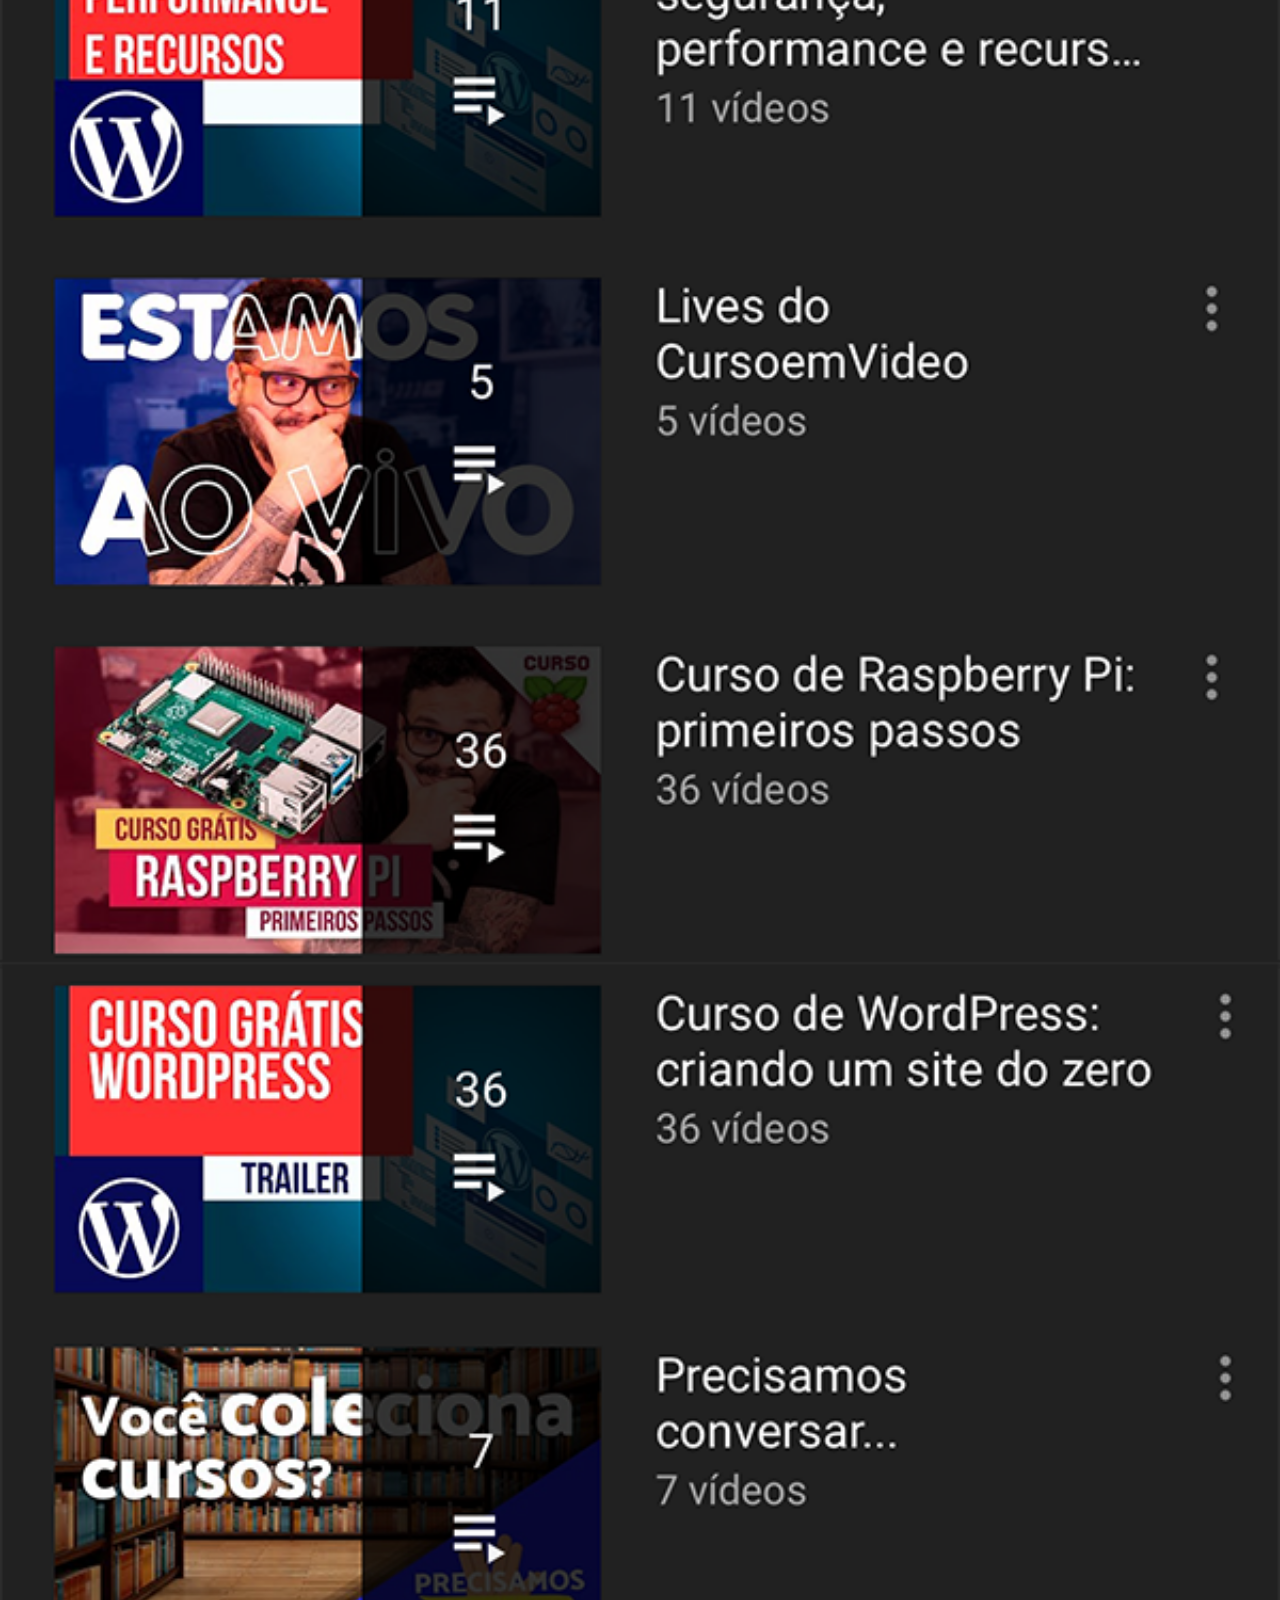
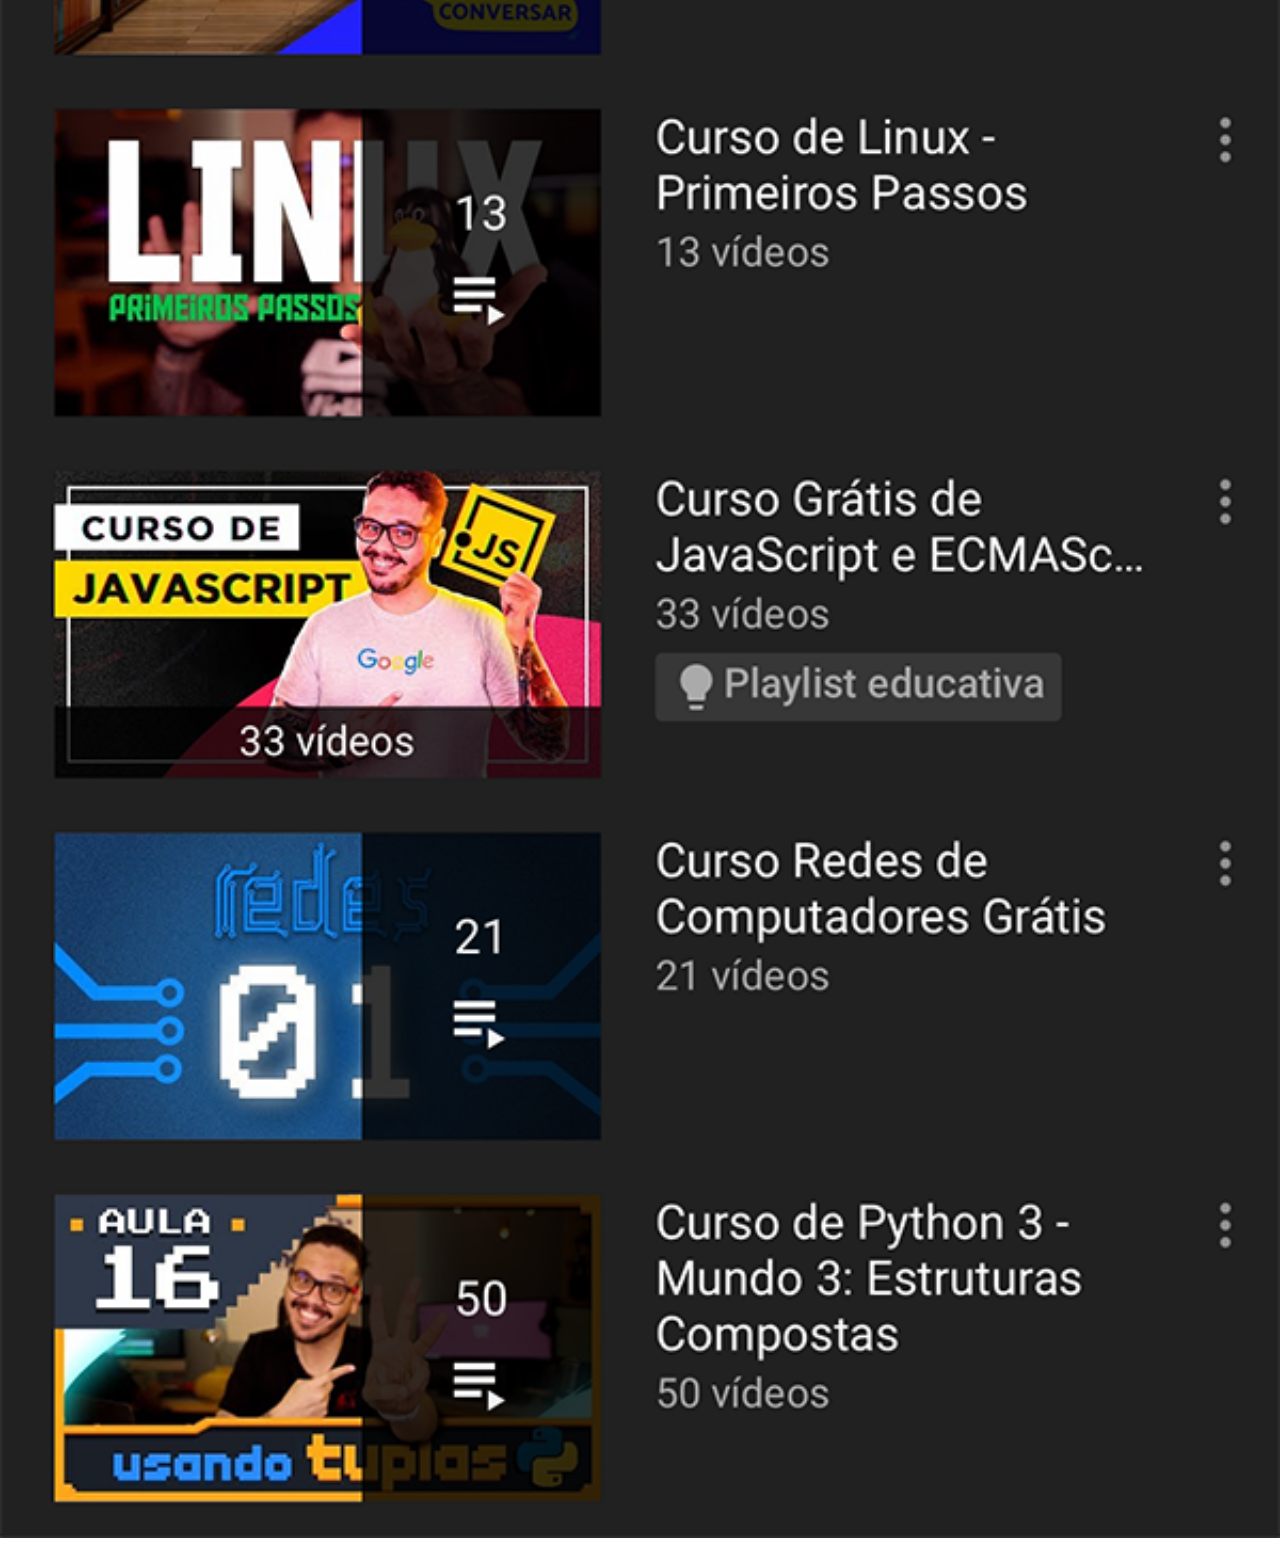
<file: youtube.html>
<!DOCTYPE html>
<html lang="pt-br">
<head>
    <meta charset="UTF-8">
    <meta name="viewport" content="width=device-width, initial-scale=1.0">
    <title>Youtube</title>
    <link rel="stylesheet" href="estilos/social.css">
</head>
<body>
    <img src="imagens/tela-youtube.png" alt="Youtube">
    <a href="https://www.youtube.com/@cursoemvideo/playlists" target="_blank">Acesse</a>
</body>
</html>
</file>
<file: estilos/style.css>
@charset "utf-8";

*{
    margin: 0;
    padding: 0;
    font-family: Impact, Haettenschweiler, 'Arial Narrow Bold', sans-serif;


}

html, body{
    height: 100vh;
    width: 100vw;
    background-color: black;
}

body{
    background-image: url(../imagens/fundo-madeira.jpg);
    background-repeat: no-repeat;
    background-position: top center;
    background-size: cover;
    background-attachment: fixed;
}

main{
    position: relative;
    height: 100vh;
}

section#telefone{
    position: absolute ;
    top: 50%;
    left: 50%;
    transform: translate(-50%, -50%);
    height: 627px;
    width: 311px;
    background-image: url(../imagens/frame-iphone.png);
    background-repeat: no-repeat;
}

iframe#tela{
    position: relative;
    top:80px;
    left:20px;
    width: 270px;
    height: 471px;
}

section#redes-sociais{
    text-align: right;
}

section#redes-sociais a {
    display: inline-block;
    width: fit-content;
}

section#redes-sociais img{
    width: 50px;
    margin: 10px;
    padding: 0px;
    border-radius: 50%;
    box-shadow: 2px 2px 5px rgba(0, 0, 0, 0.562);
    box-sizing: border-box;
}
section#redes-sociais img:hover{
    border: 2px solid whitesmoke;
    transform: translate(-7%, -7%);
    box-shadow: 5px 5px 10px rgba(0, 0, 0, 0.562);
    transition: .9s;
}
</file>
<file: estilos/social.css>
@charset "UTF-8";

*{
    margin: 0;
    padding: 0;
    font-family: 'Trebuchet MS', 'Lucida Sans Unicode', 'Lucida Grande', 'Lucida Sans', Arial, sans-serif;

}

::-webkit-scrollbar{
    width: 0px;
    height: 0px;
}

img{
    width: 100vw;
}

a{
    display: block;
    background-color: darkred;
    color: white;
    padding: 20px;
    text-align: center;
    font-weight: bolder;
    text-decoration: none;
    position: fixed;
    top: 88%;
    width:85vw;
    text-transform: uppercase;
}
</file>
